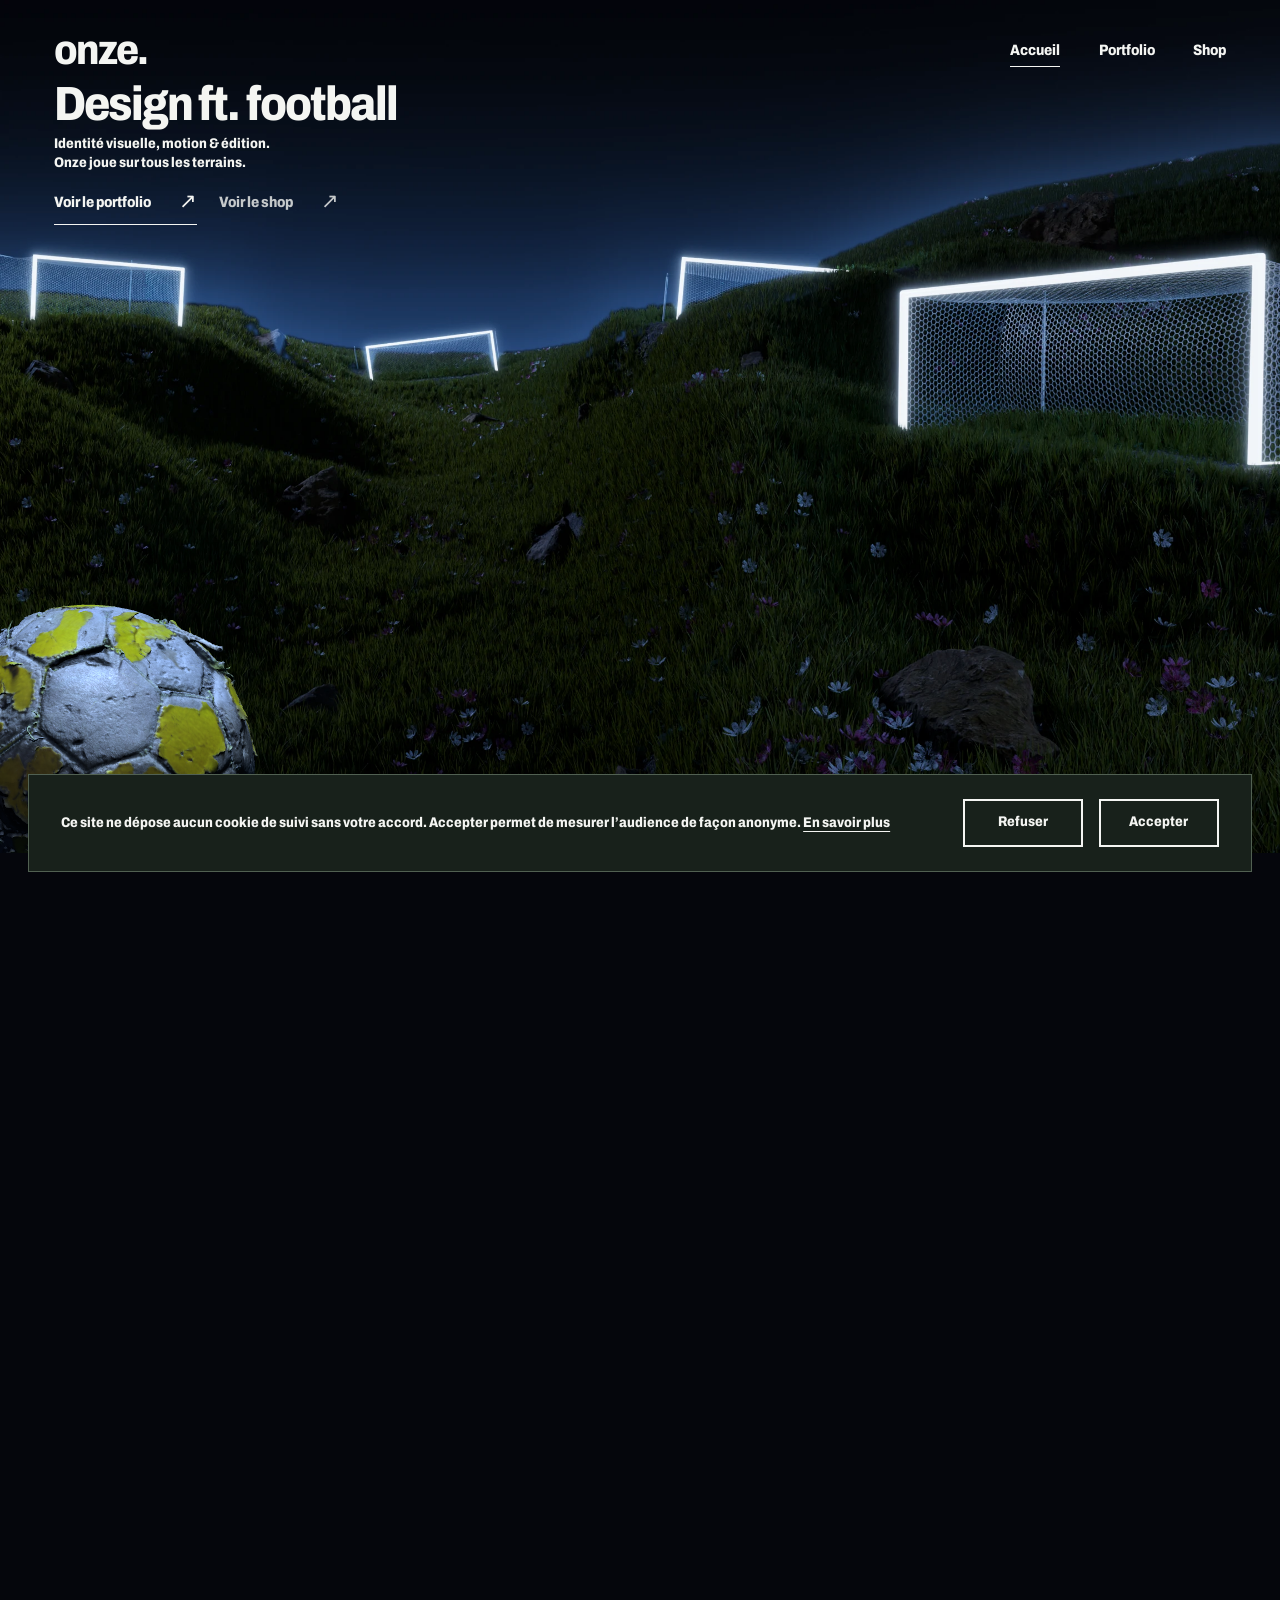
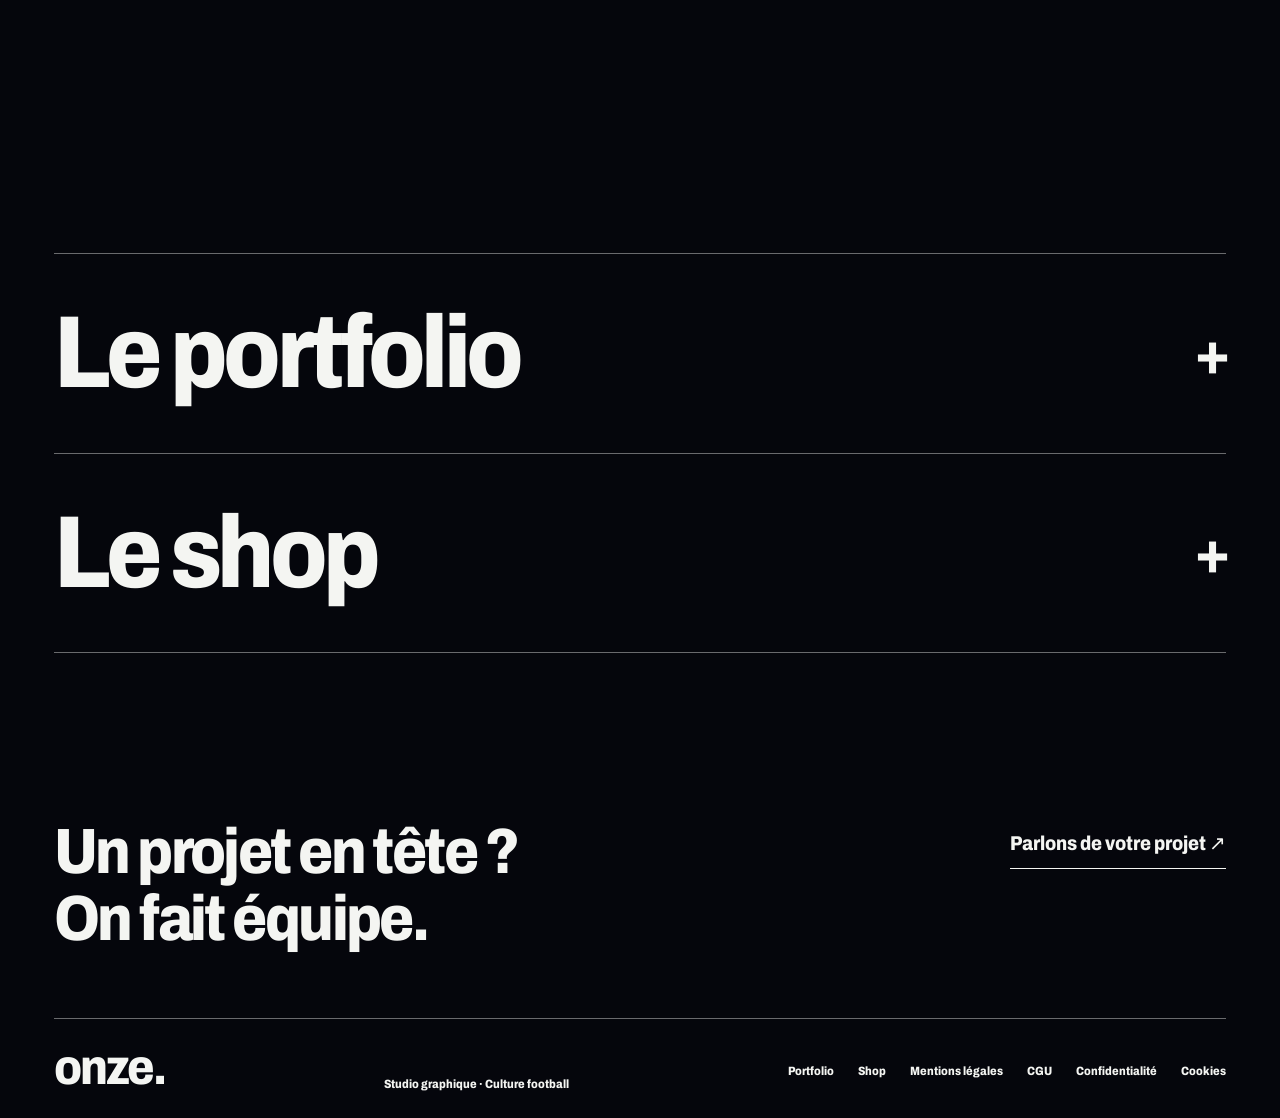
<file: index.html>
<!doctype html><html lang="fr"><head><meta charset="utf-8"><meta name="viewport" content="width=device-width, initial-scale=1"><title>Studio graphique & culture football · Onze</title><meta http-equiv="Content-Security-Policy" content="default-src 'self'; script-src 'self'; style-src 'self' 'unsafe-inline'; img-src 'self' data: blob:; font-src 'self'; connect-src 'self' data: blob:; media-src 'self'; worker-src 'self' blob:; object-src 'none'; base-uri 'self'; form-action 'self'; upgrade-insecure-requests"><meta name="description" content="Onze, studio graphique et culture football. Identité visuelle, motion design et édition. Portfolio et shop."><link rel="canonical" href="https://donovanperard-afk.github.io/onze-site/"><meta property="og:url" content="https://donovanperard-afk.github.io/onze-site/"><meta property="og:type" content="website"><meta property="og:locale" content="fr_FR"><meta property="og:site_name" content="Onze"><meta property="og:title" content="Studio graphique &amp; culture football · Onze"><meta property="og:description" content="Onze, studio graphique et culture football. Identité visuelle, motion design et édition. Portfolio et shop."><meta property="og:image" content="https://donovanperard-afk.github.io/onze-site/assets/og-onze.png"><meta property="og:image:width" content="1200"><meta property="og:image:height" content="630"><meta property="og:image:alt" content="Onze, studio graphique et culture football"><meta name="twitter:card" content="summary_large_image"><meta name="twitter:title" content="Studio graphique &amp; culture football · Onze"><meta name="twitter:description" content="Onze, studio graphique et culture football. Identité visuelle, motion design et édition. Portfolio et shop."><meta name="twitter:image" content="https://donovanperard-afk.github.io/onze-site/assets/og-onze.png"><link rel="icon" href="/assets/favicon.svg" type="image/svg+xml"><link rel="icon" href="/assets/favicon-32.png" sizes="32x32" type="image/png"><link rel="apple-touch-icon" href="/assets/apple-touch-icon.png"><meta name="theme-color" content="#101610"><link rel="preload" href="/assets/archivo.ttf" as="font" type="font/ttf" crossorigin><style>html:not([data-ball3d-state]) .ball,html[data-ball3d-state=ready] .ball{opacity:0!important}</style><link rel="stylesheet" href="/assets/style.css?v=t4"><script src="/assets/consent.js?v=r12" defer></script><script src="/assets/app.js?v=t4" defer></script><!--r12--></head><body class="home"><a class="skip" href="#main">Aller au contenu</a><header class="nav"><a class="wordmark" href="/?v=r13b" aria-label="Onze, accueil">onze.</a><nav class="nav-links" aria-label="Navigation principale"><a href="/?v=r13b" aria-current="page">Accueil</a><a href="/portfolio/?v=r13b" >Portfolio</a><a href="/shop/?v=r13b" >Shop</a></nav></header><main id="main"><section class="hero-track" aria-labelledby="hero-title" data-moment><div class="hero-stage"><img class="landscape" src="/assets/terrain.webp" alt="" width="2304" height="1536" fetchpriority="high"><div class="hero-copy"><h1 id="hero-title">Design ft. football</h1><p>Identité visuelle, motion &amp; édition.<br>Onze joue sur tous les terrains.</p><div class="hero-links"><a class="text-link" href="/portfolio/?v=r13b">Voir le portfolio <span aria-hidden="true">↗</span></a><a class="text-link" href="/shop/?v=r13b">Voir le shop <span aria-hidden="true">↗</span></a></div></div><img class="net-impact" src="/assets/net-impact.webp" alt="" width="128" height="128"><img class="net-contact" src="/assets/net-contact.webp" alt="" width="128" height="128"><div class="ground-shadow" aria-hidden="true"></div><img class="ball" src="/assets/ball.webp" alt="Ballon de football patiné, animé vers la lucarne au défilement" width="900" height="900" fetchpriority="high"><img class="goal-net" src="/assets/goal-frame2.webp" alt="" width="2304" height="1536"><div class="hero-baseline"><div class="scroll-cue"><span class="scroll-line"><i></i></span><span class="scroll-label">Défiler pour jouer</span></div><span>Design × Football</span></div></div></section><section class="home-links" aria-labelledby="terrain-title"><div class="wrap"><h2 id="terrain-title" class="sr-only">Sur le terrain</h2><div class="peek-list">
<div class="peek" data-peek><h3 class="peek-h"><button type="button" class="peek-btn" aria-expanded="false" aria-controls="peek-portfolio"><span>Le portfolio</span><i aria-hidden="true">+</i></button></h3><div class="peek-panel" id="peek-portfolio" hidden><a class="peek-shot" href="/portfolio/?v=r13b" tabindex="-1" aria-hidden="true"><picture><source media="(max-width:640px)" srcset="/assets/peek-portfolio-m.webp?v=p1"><img src="/assets/peek-portfolio.webp?v=p1" alt="" width="1440" height="900" loading="lazy"></picture></a><div class="peek-side"><p>Aperçu de la page portfolio.</p><a class="text-link" href="/portfolio/?v=r13b">Voir la page <span aria-hidden="true">↗</span></a></div></div></div>
<div class="peek" data-peek><h3 class="peek-h"><button type="button" class="peek-btn" aria-expanded="false" aria-controls="peek-shop"><span>Le shop</span><i aria-hidden="true">+</i></button></h3><div class="peek-panel" id="peek-shop" hidden><a class="peek-shot" href="/shop/?v=r13b" tabindex="-1" aria-hidden="true"><picture><source media="(max-width:640px)" srcset="/assets/peek-shop-m.webp?v=p1"><img src="/assets/peek-shop.webp?v=p1" alt="" width="1440" height="900" loading="lazy"></picture></a><div class="peek-side"><p>Aperçu de la page shop.</p><a class="text-link" href="/shop/?v=r13b">Voir la page <span aria-hidden="true">↗</span></a></div></div></div>
</div></div></section></main><footer class="footer"><div class="footer-top"><p class="footer-title">Un projet en tête ?<br>On fait équipe.</p><button class="contact-link" data-contact>Parlons de votre projet ↗</button></div><div class="footer-bottom"><a class="wordmark" href="/?v=r13b" aria-label="Onze, accueil">onze.</a><p>Studio graphique · Culture football</p><nav aria-label="Navigation de pied de page"><a href="/portfolio/?v=r13b">Portfolio</a><a href="/shop/?v=r13b">Shop</a><a href="/mentions-legales/?v=r13b">Mentions légales</a><a href="/cgu/?v=r13b">CGU</a><a href="/confidentialite/?v=r13b">Confidentialité</a><button type="button" class="foot-btn" data-cookie-prefs>Cookies</button></nav></div></footer><dialog class="contact-dialog" aria-labelledby="contact-title"><button class="close-dialog" aria-label="Fermer" data-close>×</button><h2 id="contact-title">Faisons équipe.</h2><p>Pour parler d’un projet, écrivez à <a class="mail" href="mailto:donovan.perard@gmail.com">donovan.perard@gmail.com</a>.</p><a class="text-link" href="/portfolio/?v=r13b">Voir le portfolio <span aria-hidden="true">↗</span></a></dialog></body></html>
</file>
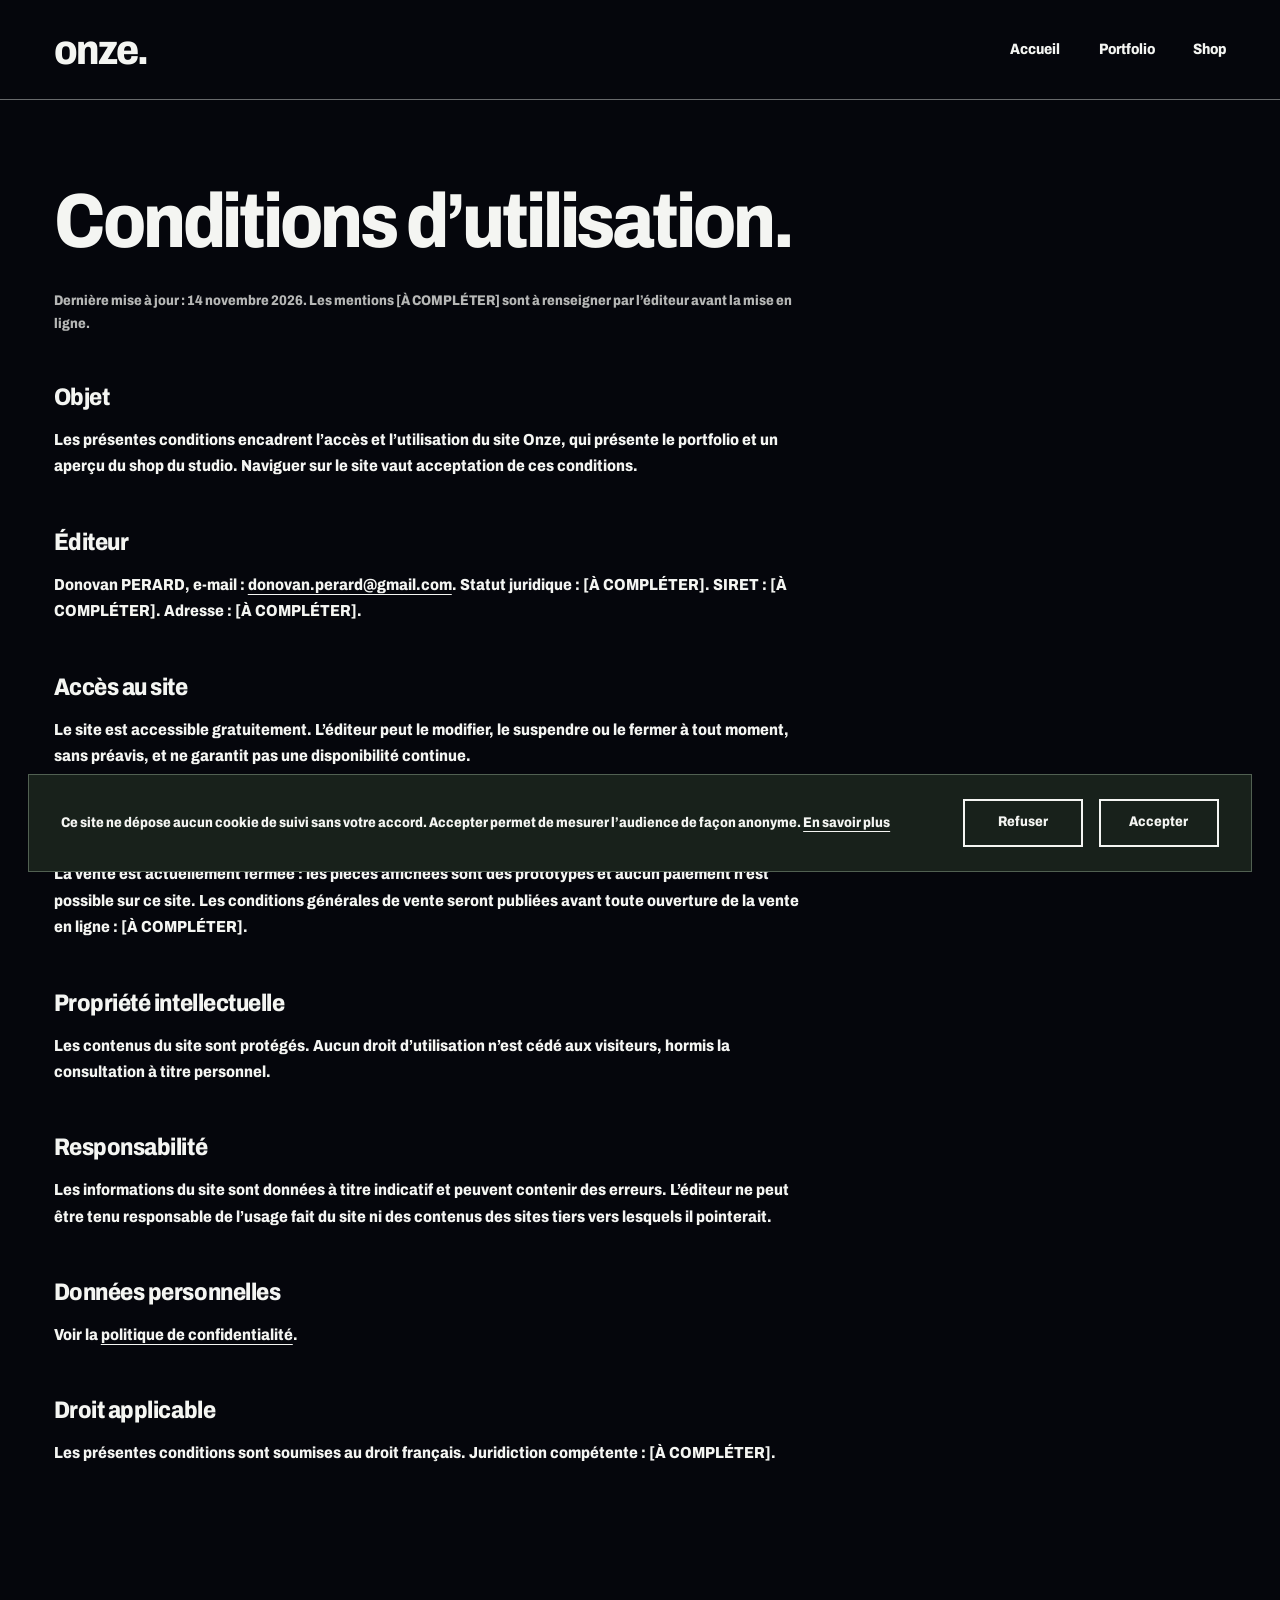
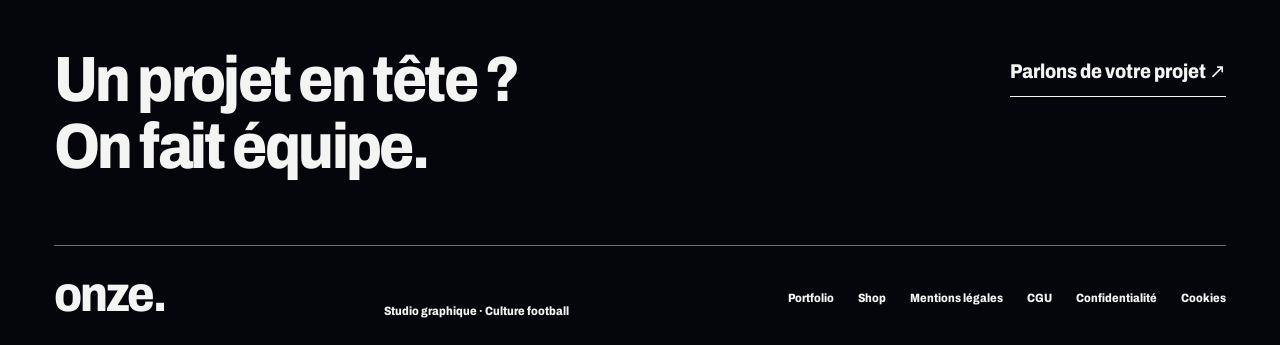
<file: cgu/index.html>
<!doctype html><html lang="fr"><head><meta charset="utf-8"><meta name="viewport" content="width=device-width, initial-scale=1"><title>Conditions d’utilisation · Onze</title><meta http-equiv="Content-Security-Policy" content="default-src 'self'; script-src 'self'; style-src 'self' 'unsafe-inline'; img-src 'self' data: blob:; font-src 'self'; connect-src 'self' data: blob:; media-src 'self'; worker-src 'self' blob:; object-src 'none'; base-uri 'self'; form-action 'self'; upgrade-insecure-requests"><link rel="canonical" href="https://donovanperard-afk.github.io/onze-site/cgu/"><meta property="og:url" content="https://donovanperard-afk.github.io/onze-site/cgu/"><meta property="og:type" content="website"><meta property="og:locale" content="fr_FR"><meta property="og:site_name" content="Onze"><meta property="og:title" content="Conditions d’utilisation · Onze"><meta property="og:description" content="Conditions générales d’utilisation du site Onze."><meta property="og:image" content="https://donovanperard-afk.github.io/onze-site/assets/og-onze.png"><meta property="og:image:width" content="1200"><meta property="og:image:height" content="630"><meta property="og:image:alt" content="Onze, studio graphique et culture football"><meta name="twitter:card" content="summary_large_image"><meta name="twitter:title" content="Conditions d’utilisation · Onze"><meta name="twitter:description" content="Conditions générales d’utilisation du site Onze."><meta name="twitter:image" content="https://donovanperard-afk.github.io/onze-site/assets/og-onze.png"><link rel="icon" href="/assets/favicon.svg" type="image/svg+xml"><link rel="icon" href="/assets/favicon-32.png" sizes="32x32" type="image/png"><link rel="apple-touch-icon" href="/assets/apple-touch-icon.png"><meta name="description" content="Conditions générales d’utilisation du site Onze."><meta name="theme-color" content="#101610"><link rel="preload" href="/assets/archivo.ttf" as="font" type="font/ttf" crossorigin><link rel="stylesheet" href="/assets/style.css?v=t4"><script src="/assets/consent.js?v=r12" defer></script><script src="/assets/app.js?v=r9" defer></script><!--r12--></head><body><a class="skip" href="#main">Aller au contenu</a><header class="nav"><a class="wordmark" href="/?v=r13b" aria-label="Onze, accueil">onze.</a><nav class="nav-links" aria-label="Navigation principale"><a href="/?v=r13b" >Accueil</a><a href="/portfolio/?v=r13b" >Portfolio</a><a href="/shop/?v=r13b" >Shop</a></nav></header><main id="main" class="wrap"><article class="legal"><h1>Conditions d’utilisation.</h1><p class="legal-note">Dernière mise à jour : 14 novembre 2026. Les mentions [À COMPLÉTER] sont à renseigner par l’éditeur avant la mise en ligne.</p>
<h2>Objet</h2><p>Les présentes conditions encadrent l’accès et l’utilisation du site Onze, qui présente le portfolio et un aperçu du shop du studio. Naviguer sur le site vaut acceptation de ces conditions.</p>
<h2>Éditeur</h2><p><strong>Donovan PERARD</strong>, e-mail : <a href="mailto:donovan.perard@gmail.com">donovan.perard@gmail.com</a>. Statut juridique : [À COMPLÉTER]. SIRET : [À COMPLÉTER]. Adresse : [À COMPLÉTER].</p>
<h2>Accès au site</h2><p>Le site est accessible gratuitement. L’éditeur peut le modifier, le suspendre ou le fermer à tout moment, sans préavis, et ne garantit pas une disponibilité continue.</p>
<h2>Shop</h2><p>La vente est actuellement fermée : les pièces affichées sont des prototypes et aucun paiement n’est possible sur ce site. Les conditions générales de vente seront publiées avant toute ouverture de la vente en ligne : [À COMPLÉTER].</p>
<h2>Propriété intellectuelle</h2><p>Les contenus du site sont protégés. Aucun droit d’utilisation n’est cédé aux visiteurs, hormis la consultation à titre personnel.</p>
<h2>Responsabilité</h2><p>Les informations du site sont données à titre indicatif et peuvent contenir des erreurs. L’éditeur ne peut être tenu responsable de l’usage fait du site ni des contenus des sites tiers vers lesquels il pointerait.</p>
<h2>Données personnelles</h2><p>Voir la <a href="/confidentialite/?v=r13b">politique de confidentialité</a>.</p>
<h2>Droit applicable</h2><p>Les présentes conditions sont soumises au droit français. Juridiction compétente : [À COMPLÉTER].</p></article></main><footer class="footer"><div class="footer-top"><p class="footer-title">Un projet en tête ?<br>On fait équipe.</p><button class="contact-link" data-contact>Parlons de votre projet ↗</button></div><div class="footer-bottom"><a class="wordmark" href="/?v=r13b" aria-label="Onze, accueil">onze.</a><p>Studio graphique · Culture football</p><nav aria-label="Navigation de pied de page"><a href="/portfolio/?v=r13b">Portfolio</a><a href="/shop/?v=r13b">Shop</a><a href="/mentions-legales/?v=r13b">Mentions légales</a><a href="/cgu/?v=r13b">CGU</a><a href="/confidentialite/?v=r13b">Confidentialité</a><button type="button" class="foot-btn" data-cookie-prefs>Cookies</button></nav></div></footer><dialog class="contact-dialog" aria-labelledby="contact-title"><button class="close-dialog" aria-label="Fermer" data-close>×</button><h2 id="contact-title">Faisons équipe.</h2><p>Pour parler d’un projet, écrivez à <a class="mail" href="mailto:donovan.perard@gmail.com">donovan.perard@gmail.com</a>.</p><a class="text-link" href="/portfolio/?v=r13b">Voir le portfolio <span aria-hidden="true">↗</span></a></dialog></body></html>
</file>
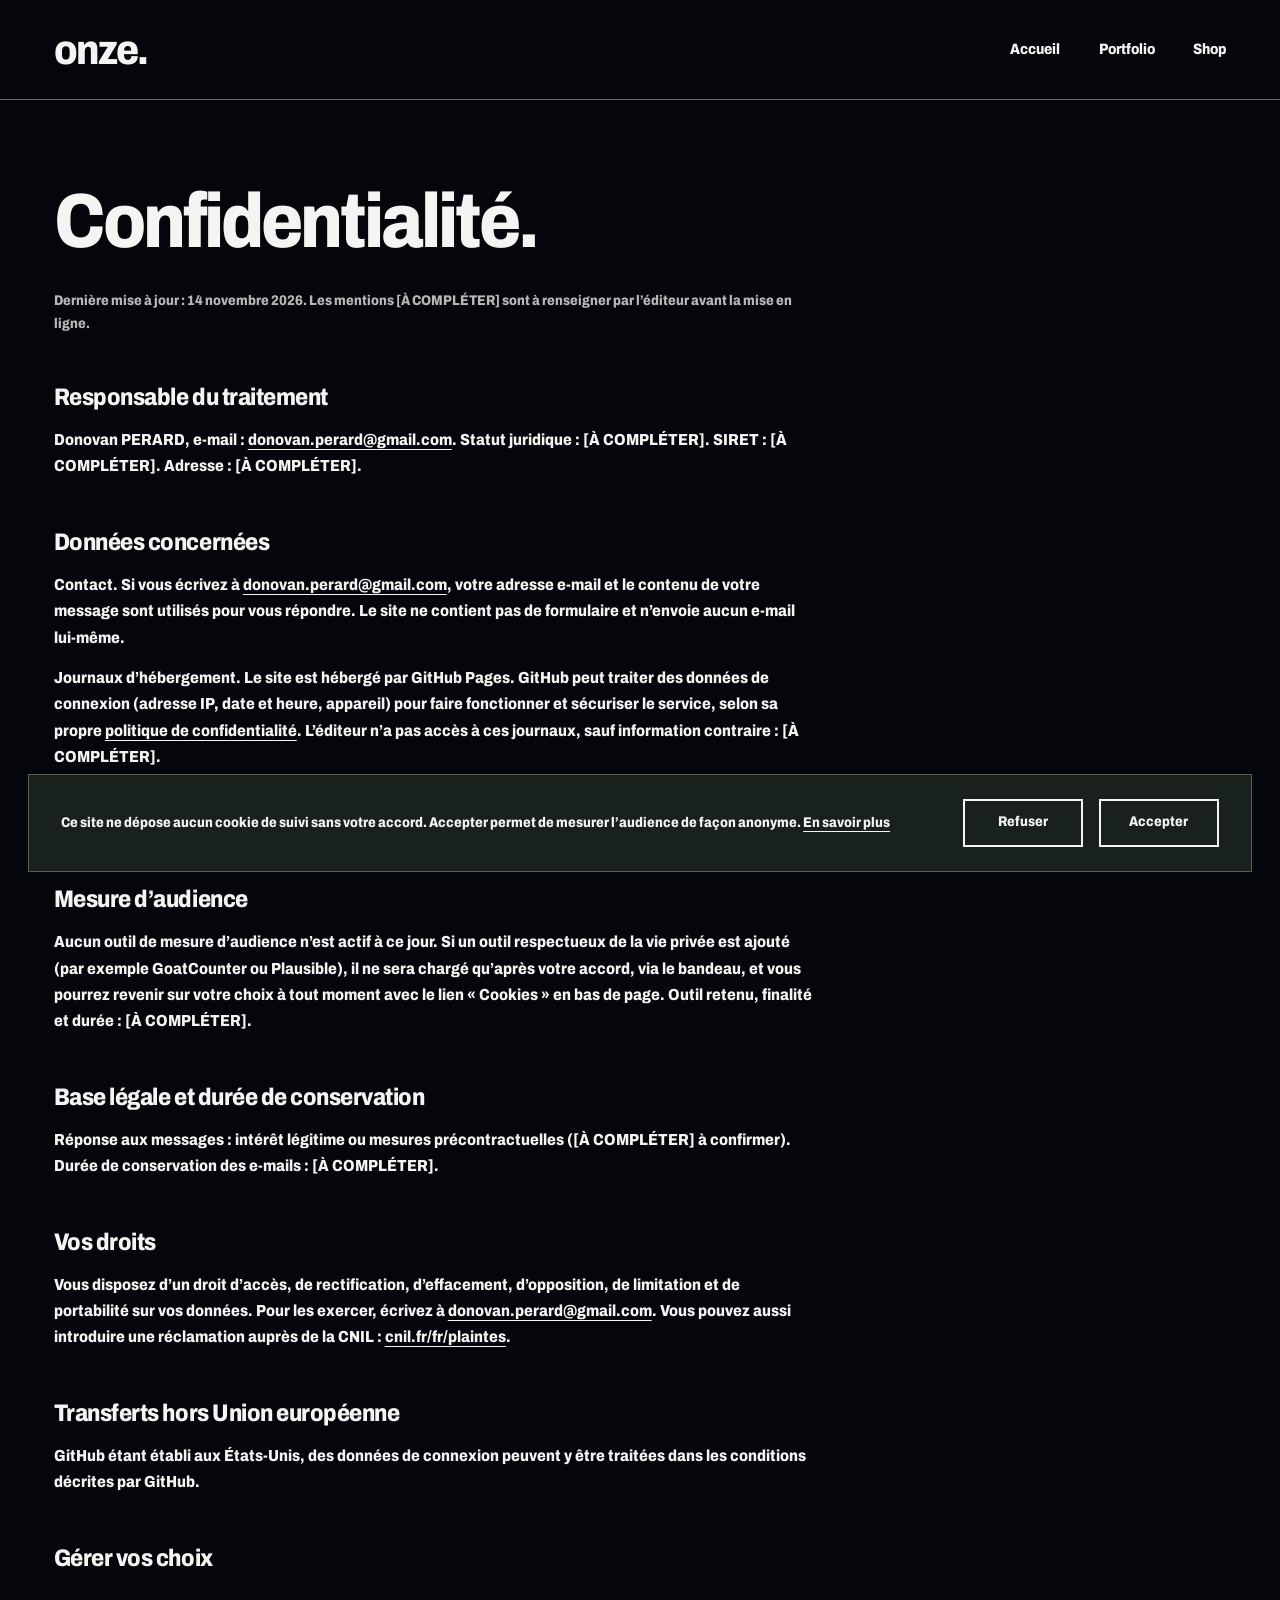
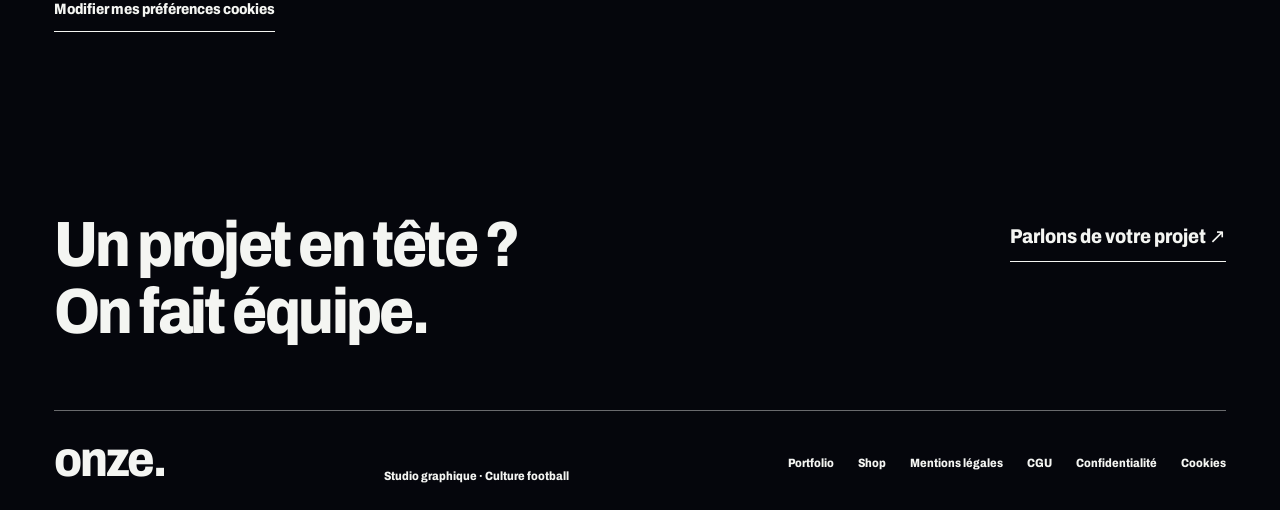
<file: confidentialite/index.html>
<!doctype html><html lang="fr"><head><meta charset="utf-8"><meta name="viewport" content="width=device-width, initial-scale=1"><title>Confidentialité · Onze</title><meta http-equiv="Content-Security-Policy" content="default-src 'self'; script-src 'self'; style-src 'self' 'unsafe-inline'; img-src 'self' data: blob:; font-src 'self'; connect-src 'self' data: blob:; media-src 'self'; worker-src 'self' blob:; object-src 'none'; base-uri 'self'; form-action 'self'; upgrade-insecure-requests"><link rel="canonical" href="https://donovanperard-afk.github.io/onze-site/confidentialite/"><meta property="og:url" content="https://donovanperard-afk.github.io/onze-site/confidentialite/"><meta property="og:type" content="website"><meta property="og:locale" content="fr_FR"><meta property="og:site_name" content="Onze"><meta property="og:title" content="Confidentialité · Onze"><meta property="og:description" content="Politique de confidentialité du site Onze : données, cookies, droits."><meta property="og:image" content="https://donovanperard-afk.github.io/onze-site/assets/og-onze.png"><meta property="og:image:width" content="1200"><meta property="og:image:height" content="630"><meta property="og:image:alt" content="Onze, studio graphique et culture football"><meta name="twitter:card" content="summary_large_image"><meta name="twitter:title" content="Confidentialité · Onze"><meta name="twitter:description" content="Politique de confidentialité du site Onze : données, cookies, droits."><meta name="twitter:image" content="https://donovanperard-afk.github.io/onze-site/assets/og-onze.png"><link rel="icon" href="/assets/favicon.svg" type="image/svg+xml"><link rel="icon" href="/assets/favicon-32.png" sizes="32x32" type="image/png"><link rel="apple-touch-icon" href="/assets/apple-touch-icon.png"><meta name="description" content="Politique de confidentialité du site Onze : données, cookies, droits."><meta name="theme-color" content="#101610"><link rel="preload" href="/assets/archivo.ttf" as="font" type="font/ttf" crossorigin><link rel="stylesheet" href="/assets/style.css?v=t4"><script src="/assets/consent.js?v=r12" defer></script><script src="/assets/app.js?v=r9" defer></script><!--r12--></head><body><a class="skip" href="#main">Aller au contenu</a><header class="nav"><a class="wordmark" href="/?v=r13b" aria-label="Onze, accueil">onze.</a><nav class="nav-links" aria-label="Navigation principale"><a href="/?v=r13b" >Accueil</a><a href="/portfolio/?v=r13b" >Portfolio</a><a href="/shop/?v=r13b" >Shop</a></nav></header><main id="main" class="wrap"><article class="legal"><h1>Confidentialité.</h1><p class="legal-note">Dernière mise à jour : 14 novembre 2026. Les mentions [À COMPLÉTER] sont à renseigner par l’éditeur avant la mise en ligne.</p>
<h2>Responsable du traitement</h2><p><strong>Donovan PERARD</strong>, e-mail : <a href="mailto:donovan.perard@gmail.com">donovan.perard@gmail.com</a>. Statut juridique : [À COMPLÉTER]. SIRET : [À COMPLÉTER]. Adresse : [À COMPLÉTER].</p>
<h2>Données concernées</h2><p><strong>Contact.</strong> Si vous écrivez à <a href="mailto:donovan.perard@gmail.com">donovan.perard@gmail.com</a>, votre adresse e-mail et le contenu de votre message sont utilisés pour vous répondre. Le site ne contient pas de formulaire et n’envoie aucun e-mail lui-même.</p>
<p><strong>Journaux d’hébergement.</strong> Le site est hébergé par GitHub Pages. GitHub peut traiter des données de connexion (adresse IP, date et heure, appareil) pour faire fonctionner et sécuriser le service, selon sa propre <a href="https://docs.github.com/fr/site-policy/privacy-policies/github-general-privacy-statement" rel="noopener">politique de confidentialité</a>. L’éditeur n’a pas accès à ces journaux, sauf information contraire : [À COMPLÉTER].</p>
<p><strong>Stockage local.</strong> Votre choix sur les cookies est enregistré dans le stockage local de votre navigateur (clé « onze-consent »), pour ne pas vous le redemander. Il ne sert qu’à cela.</p>
<h2>Mesure d’audience</h2><p>Aucun outil de mesure d’audience n’est actif à ce jour. Si un outil respectueux de la vie privée est ajouté (par exemple GoatCounter ou Plausible), il ne sera chargé qu’après votre accord, via le bandeau, et vous pourrez revenir sur votre choix à tout moment avec le lien « Cookies » en bas de page. Outil retenu, finalité et durée : [À COMPLÉTER].</p>
<h2>Base légale et durée de conservation</h2><p>Réponse aux messages : intérêt légitime ou mesures précontractuelles ([À COMPLÉTER] à confirmer). Durée de conservation des e-mails : [À COMPLÉTER].</p>
<h2>Vos droits</h2><p>Vous disposez d’un droit d’accès, de rectification, d’effacement, d’opposition, de limitation et de portabilité sur vos données. Pour les exercer, écrivez à <a href="mailto:donovan.perard@gmail.com">donovan.perard@gmail.com</a>. Vous pouvez aussi introduire une réclamation auprès de la CNIL : <a href="https://www.cnil.fr/fr/plaintes" rel="noopener">cnil.fr/fr/plaintes</a>.</p>
<h2>Transferts hors Union européenne</h2><p>GitHub étant établi aux États-Unis, des données de connexion peuvent y être traitées dans les conditions décrites par GitHub.</p>
<h2>Gérer vos choix</h2><p><button type="button" class="text-link" data-cookie-prefs>Modifier mes préférences cookies</button></p></article></main><footer class="footer"><div class="footer-top"><p class="footer-title">Un projet en tête ?<br>On fait équipe.</p><button class="contact-link" data-contact>Parlons de votre projet ↗</button></div><div class="footer-bottom"><a class="wordmark" href="/?v=r13b" aria-label="Onze, accueil">onze.</a><p>Studio graphique · Culture football</p><nav aria-label="Navigation de pied de page"><a href="/portfolio/?v=r13b">Portfolio</a><a href="/shop/?v=r13b">Shop</a><a href="/mentions-legales/?v=r13b">Mentions légales</a><a href="/cgu/?v=r13b">CGU</a><a href="/confidentialite/?v=r13b">Confidentialité</a><button type="button" class="foot-btn" data-cookie-prefs>Cookies</button></nav></div></footer><dialog class="contact-dialog" aria-labelledby="contact-title"><button class="close-dialog" aria-label="Fermer" data-close>×</button><h2 id="contact-title">Faisons équipe.</h2><p>Pour parler d’un projet, écrivez à <a class="mail" href="mailto:donovan.perard@gmail.com">donovan.perard@gmail.com</a>.</p><a class="text-link" href="/portfolio/?v=r13b">Voir le portfolio <span aria-hidden="true">↗</span></a></dialog></body></html>
</file>
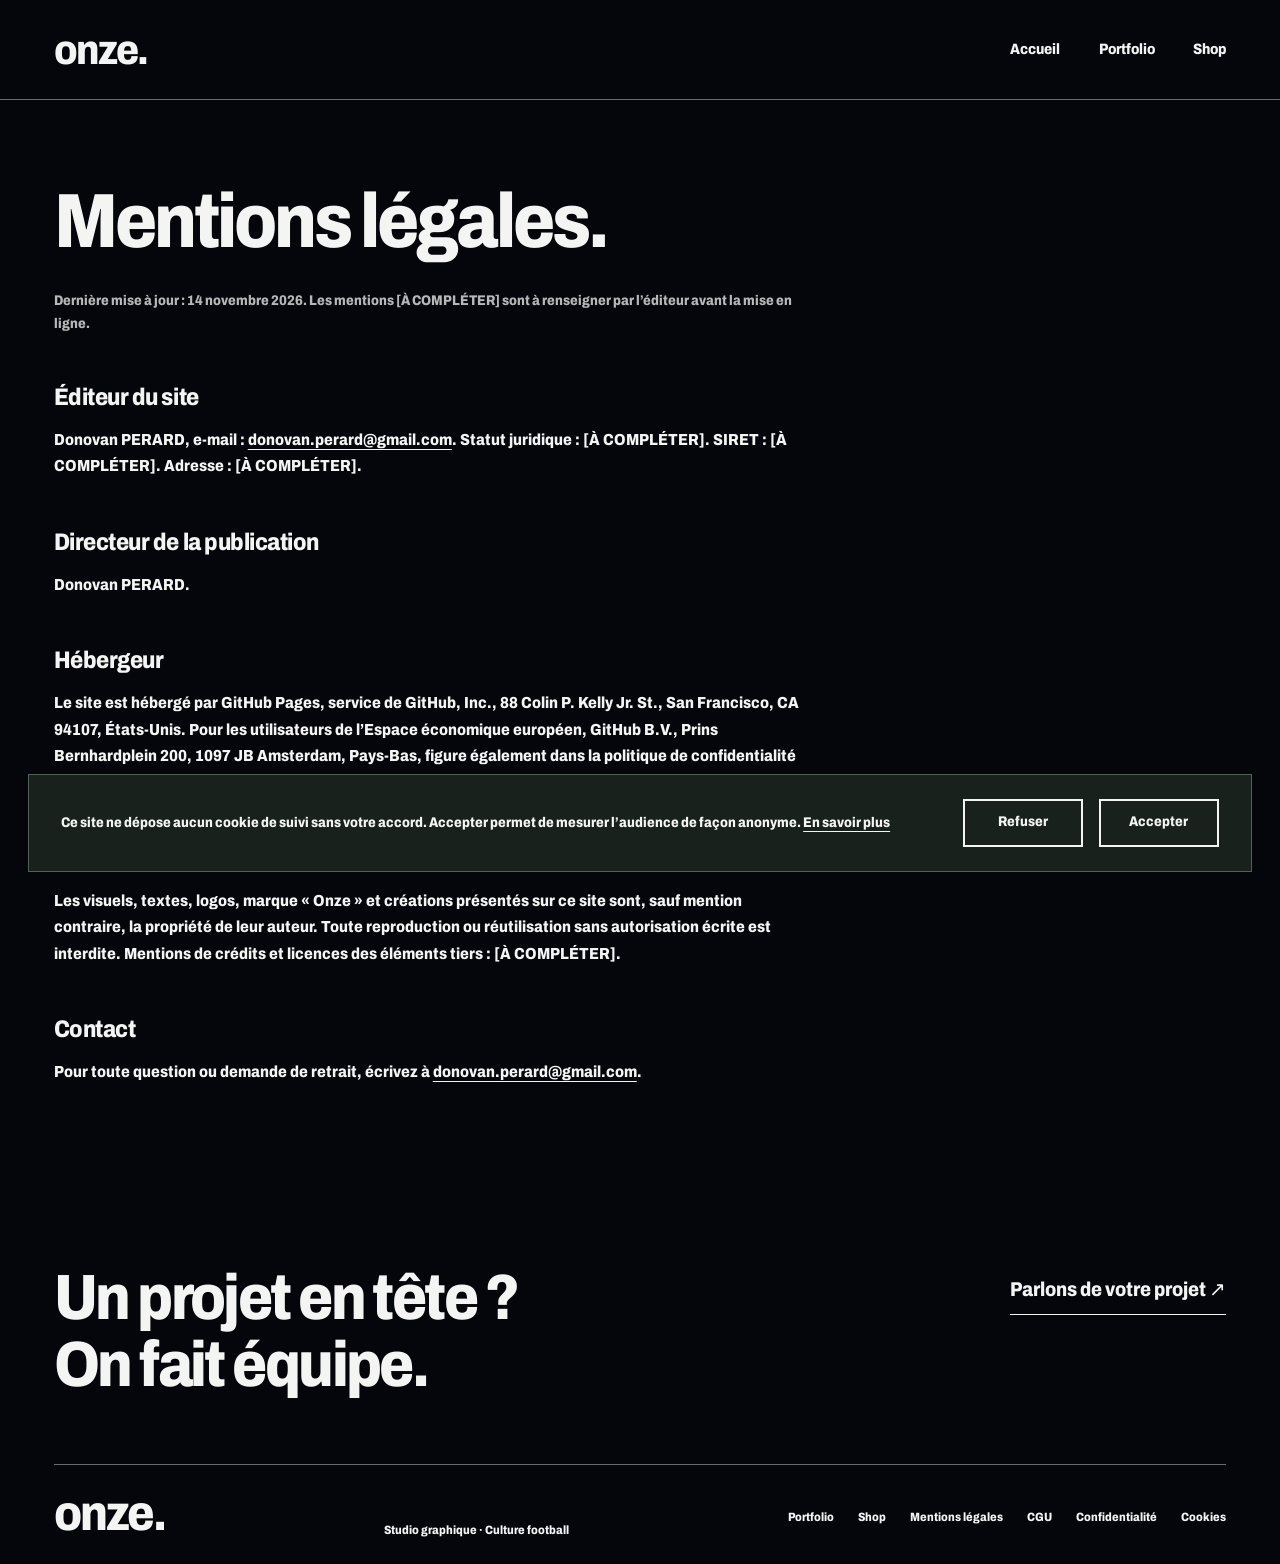
<file: mentions-legales/index.html>
<!doctype html><html lang="fr"><head><meta charset="utf-8"><meta name="viewport" content="width=device-width, initial-scale=1"><title>Mentions légales · Onze</title><meta http-equiv="Content-Security-Policy" content="default-src 'self'; script-src 'self'; style-src 'self' 'unsafe-inline'; img-src 'self' data: blob:; font-src 'self'; connect-src 'self' data: blob:; media-src 'self'; worker-src 'self' blob:; object-src 'none'; base-uri 'self'; form-action 'self'; upgrade-insecure-requests"><link rel="canonical" href="https://donovanperard-afk.github.io/onze-site/mentions-legales/"><meta property="og:url" content="https://donovanperard-afk.github.io/onze-site/mentions-legales/"><meta property="og:type" content="website"><meta property="og:locale" content="fr_FR"><meta property="og:site_name" content="Onze"><meta property="og:title" content="Mentions légales · Onze"><meta property="og:description" content="Mentions légales du site Onze."><meta property="og:image" content="https://donovanperard-afk.github.io/onze-site/assets/og-onze.png"><meta property="og:image:width" content="1200"><meta property="og:image:height" content="630"><meta property="og:image:alt" content="Onze, studio graphique et culture football"><meta name="twitter:card" content="summary_large_image"><meta name="twitter:title" content="Mentions légales · Onze"><meta name="twitter:description" content="Mentions légales du site Onze."><meta name="twitter:image" content="https://donovanperard-afk.github.io/onze-site/assets/og-onze.png"><link rel="icon" href="/assets/favicon.svg" type="image/svg+xml"><link rel="icon" href="/assets/favicon-32.png" sizes="32x32" type="image/png"><link rel="apple-touch-icon" href="/assets/apple-touch-icon.png"><meta name="description" content="Mentions légales du site Onze."><meta name="theme-color" content="#101610"><link rel="preload" href="/assets/archivo.ttf" as="font" type="font/ttf" crossorigin><link rel="stylesheet" href="/assets/style.css?v=t4"><script src="/assets/consent.js?v=r12" defer></script><script src="/assets/app.js?v=r9" defer></script><!--r12--></head><body><a class="skip" href="#main">Aller au contenu</a><header class="nav"><a class="wordmark" href="/?v=r13b" aria-label="Onze, accueil">onze.</a><nav class="nav-links" aria-label="Navigation principale"><a href="/?v=r13b" >Accueil</a><a href="/portfolio/?v=r13b" >Portfolio</a><a href="/shop/?v=r13b" >Shop</a></nav></header><main id="main" class="wrap"><article class="legal"><h1>Mentions légales.</h1><p class="legal-note">Dernière mise à jour : 14 novembre 2026. Les mentions [À COMPLÉTER] sont à renseigner par l’éditeur avant la mise en ligne.</p>
<h2>Éditeur du site</h2><p><strong>Donovan PERARD</strong>, e-mail : <a href="mailto:donovan.perard@gmail.com">donovan.perard@gmail.com</a>. Statut juridique : [À COMPLÉTER]. SIRET : [À COMPLÉTER]. Adresse : [À COMPLÉTER].</p>
<h2>Directeur de la publication</h2><p>Donovan PERARD.</p>
<h2>Hébergeur</h2><p>Le site est hébergé par GitHub Pages, service de GitHub, Inc., 88 Colin P. Kelly Jr. St., San Francisco, CA 94107, États-Unis. Pour les utilisateurs de l’Espace économique européen, GitHub B.V., Prins Bernhardplein 200, 1097 JB Amsterdam, Pays-Bas, figure également dans la politique de confidentialité de GitHub. Site : <a href="https://docs.github.com/fr/pages" rel="noopener">docs.github.com/fr/pages</a>.</p>
<h2>Propriété intellectuelle</h2><p>Les visuels, textes, logos, marque « Onze » et créations présentés sur ce site sont, sauf mention contraire, la propriété de leur auteur. Toute reproduction ou réutilisation sans autorisation écrite est interdite. Mentions de crédits et licences des éléments tiers : [À COMPLÉTER].</p>
<h2>Contact</h2><p>Pour toute question ou demande de retrait, écrivez à <a href="mailto:donovan.perard@gmail.com">donovan.perard@gmail.com</a>.</p></article></main><footer class="footer"><div class="footer-top"><p class="footer-title">Un projet en tête ?<br>On fait équipe.</p><button class="contact-link" data-contact>Parlons de votre projet ↗</button></div><div class="footer-bottom"><a class="wordmark" href="/?v=r13b" aria-label="Onze, accueil">onze.</a><p>Studio graphique · Culture football</p><nav aria-label="Navigation de pied de page"><a href="/portfolio/?v=r13b">Portfolio</a><a href="/shop/?v=r13b">Shop</a><a href="/mentions-legales/?v=r13b">Mentions légales</a><a href="/cgu/?v=r13b">CGU</a><a href="/confidentialite/?v=r13b">Confidentialité</a><button type="button" class="foot-btn" data-cookie-prefs>Cookies</button></nav></div></footer><dialog class="contact-dialog" aria-labelledby="contact-title"><button class="close-dialog" aria-label="Fermer" data-close>×</button><h2 id="contact-title">Faisons équipe.</h2><p>Pour parler d’un projet, écrivez à <a class="mail" href="mailto:donovan.perard@gmail.com">donovan.perard@gmail.com</a>.</p><a class="text-link" href="/portfolio/?v=r13b">Voir le portfolio <span aria-hidden="true">↗</span></a></dialog></body></html>
</file>
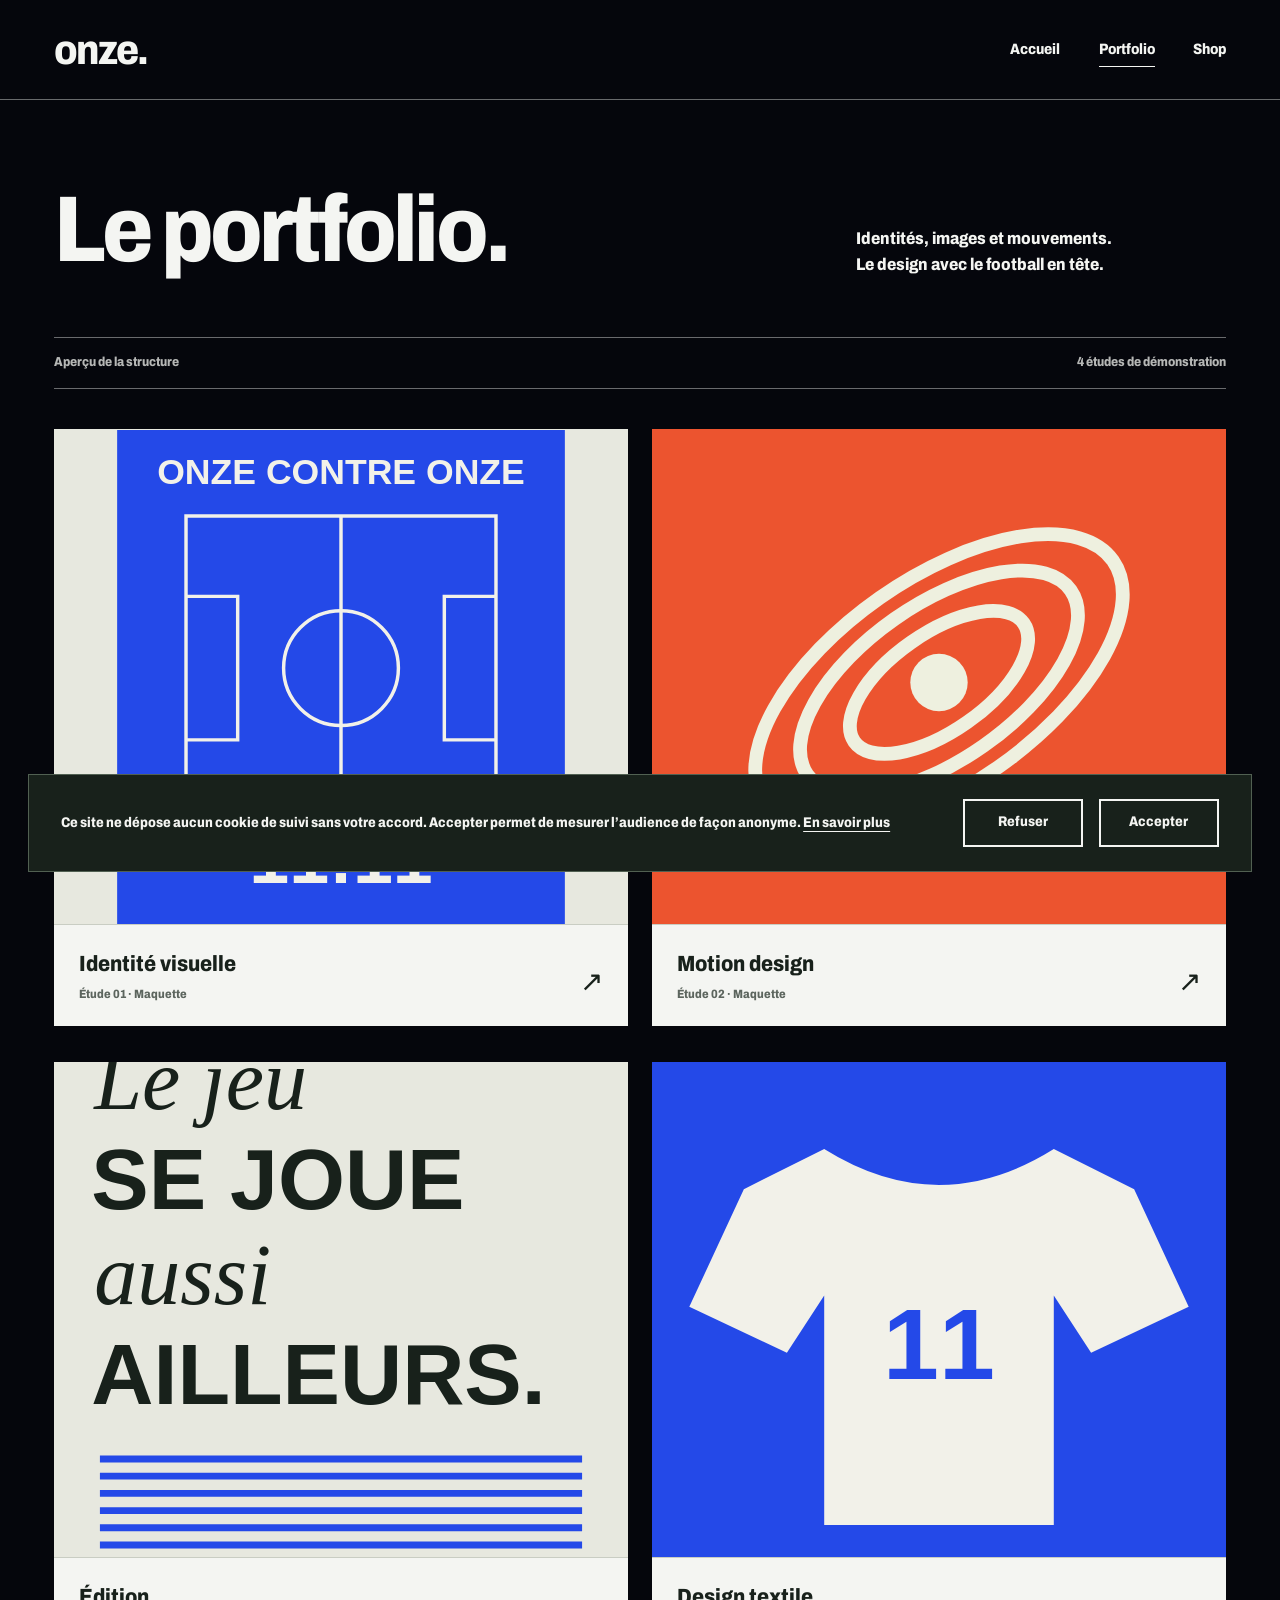
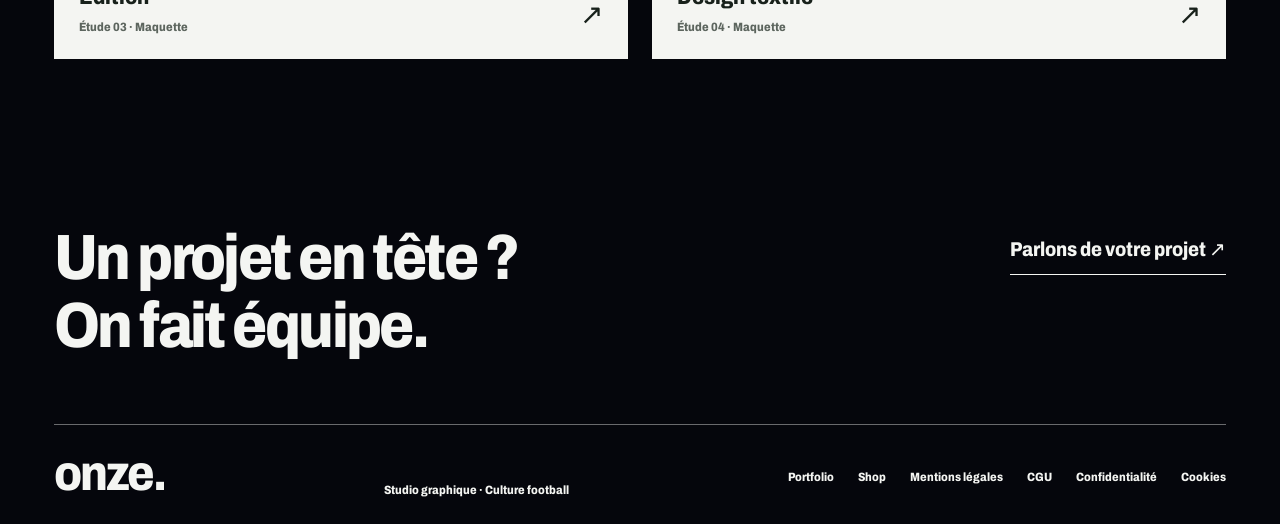
<file: portfolio/index.html>
<!doctype html><html lang="fr"><head><meta charset="utf-8"><meta name="viewport" content="width=device-width, initial-scale=1"><title>Portfolio · Onze</title><meta http-equiv="Content-Security-Policy" content="default-src 'self'; script-src 'self'; style-src 'self' 'unsafe-inline'; img-src 'self' data: blob:; font-src 'self'; connect-src 'self' data: blob:; media-src 'self'; worker-src 'self' blob:; object-src 'none'; base-uri 'self'; form-action 'self'; upgrade-insecure-requests"><meta name="description" content="Le portfolio d’Onze : identités, images et mouvements, le design avec le football en tête."><link rel="canonical" href="https://donovanperard-afk.github.io/onze-site/portfolio/"><meta property="og:url" content="https://donovanperard-afk.github.io/onze-site/portfolio/"><meta property="og:type" content="website"><meta property="og:locale" content="fr_FR"><meta property="og:site_name" content="Onze"><meta property="og:title" content="Portfolio · Onze"><meta property="og:description" content="Le portfolio d’Onze : identités, images et mouvements, le design avec le football en tête."><meta property="og:image" content="https://donovanperard-afk.github.io/onze-site/assets/og-onze.png"><meta property="og:image:width" content="1200"><meta property="og:image:height" content="630"><meta property="og:image:alt" content="Onze, studio graphique et culture football"><meta name="twitter:card" content="summary_large_image"><meta name="twitter:title" content="Portfolio · Onze"><meta name="twitter:description" content="Le portfolio d’Onze : identités, images et mouvements, le design avec le football en tête."><meta name="twitter:image" content="https://donovanperard-afk.github.io/onze-site/assets/og-onze.png"><link rel="icon" href="/assets/favicon.svg" type="image/svg+xml"><link rel="icon" href="/assets/favicon-32.png" sizes="32x32" type="image/png"><link rel="apple-touch-icon" href="/assets/apple-touch-icon.png"><meta name="theme-color" content="#101610"><link rel="preload" href="/assets/archivo.ttf" as="font" type="font/ttf" crossorigin><link rel="stylesheet" href="/assets/style.css?v=t4"><script src="/assets/consent.js?v=r12" defer></script><script src="/assets/app.js?v=r9" defer></script><!--r12--></head><body><a class="skip" href="#main">Aller au contenu</a><header class="nav"><a class="wordmark" href="/?v=r13b" aria-label="Onze, accueil">onze.</a><nav class="nav-links" aria-label="Navigation principale"><a href="/?v=r13b" >Accueil</a><a href="/portfolio/?v=r13b" aria-current="page">Portfolio</a><a href="/shop/?v=r13b" >Shop</a></nav></header><main id="main" class="wrap"><section class="page-intro"><h1>Le portfolio.</h1><p>Identités, images et mouvements.<br>Le design avec le football en tête.</p></section><div class="notice"><span>Aperçu de la structure</span><span>4 études de démonstration</span></div><section class="grid" aria-label="Projets"><a class="project" href="/portfolio/identite/?v=r13b" aria-label="Ouvrir la maquette Identité visuelle"><img src="/assets/project-identity.svg" alt="Étude graphique de démonstration Identité visuelle" width="1000" height="1100" loading="lazy"><div class="project-label"><div><strong>Identité visuelle</strong><small>Étude 01 · Maquette</small></div><span class="arrow" aria-hidden="true">↗</span></div></a><a class="project" href="/portfolio/motion/?v=r13b" aria-label="Ouvrir la maquette Motion design"><img src="/assets/project-motion.svg" alt="Étude graphique de démonstration Motion design" width="1000" height="1100" loading="lazy"><div class="project-label"><div><strong>Motion design</strong><small>Étude 02 · Maquette</small></div><span class="arrow" aria-hidden="true">↗</span></div></a><a class="project" href="/portfolio/edition/?v=r13b" aria-label="Ouvrir la maquette Édition"><img src="/assets/project-edition.svg" alt="Étude graphique de démonstration Édition" width="1000" height="1100" loading="lazy"><div class="project-label"><div><strong>Édition</strong><small>Étude 03 · Maquette</small></div><span class="arrow" aria-hidden="true">↗</span></div></a><a class="project" href="/portfolio/textile/?v=r13b" aria-label="Ouvrir la maquette Design textile"><img src="/assets/project-shirt.svg" alt="Étude graphique de démonstration Design textile" width="1000" height="1100" loading="lazy"><div class="project-label"><div><strong>Design textile</strong><small>Étude 04 · Maquette</small></div><span class="arrow" aria-hidden="true">↗</span></div></a></section></main><footer class="footer"><div class="footer-top"><p class="footer-title">Un projet en tête ?<br>On fait équipe.</p><button class="contact-link" data-contact>Parlons de votre projet ↗</button></div><div class="footer-bottom"><a class="wordmark" href="/?v=r13b" aria-label="Onze, accueil">onze.</a><p>Studio graphique · Culture football</p><nav aria-label="Navigation de pied de page"><a href="/portfolio/?v=r13b">Portfolio</a><a href="/shop/?v=r13b">Shop</a><a href="/mentions-legales/?v=r13b">Mentions légales</a><a href="/cgu/?v=r13b">CGU</a><a href="/confidentialite/?v=r13b">Confidentialité</a><button type="button" class="foot-btn" data-cookie-prefs>Cookies</button></nav></div></footer><dialog class="contact-dialog" aria-labelledby="contact-title"><button class="close-dialog" aria-label="Fermer" data-close>×</button><h2 id="contact-title">Faisons équipe.</h2><p>Pour parler d’un projet, écrivez à <a class="mail" href="mailto:donovan.perard@gmail.com">donovan.perard@gmail.com</a>.</p><a class="text-link" href="/portfolio/?v=r13b">Voir le portfolio <span aria-hidden="true">↗</span></a></dialog></body></html>
</file>
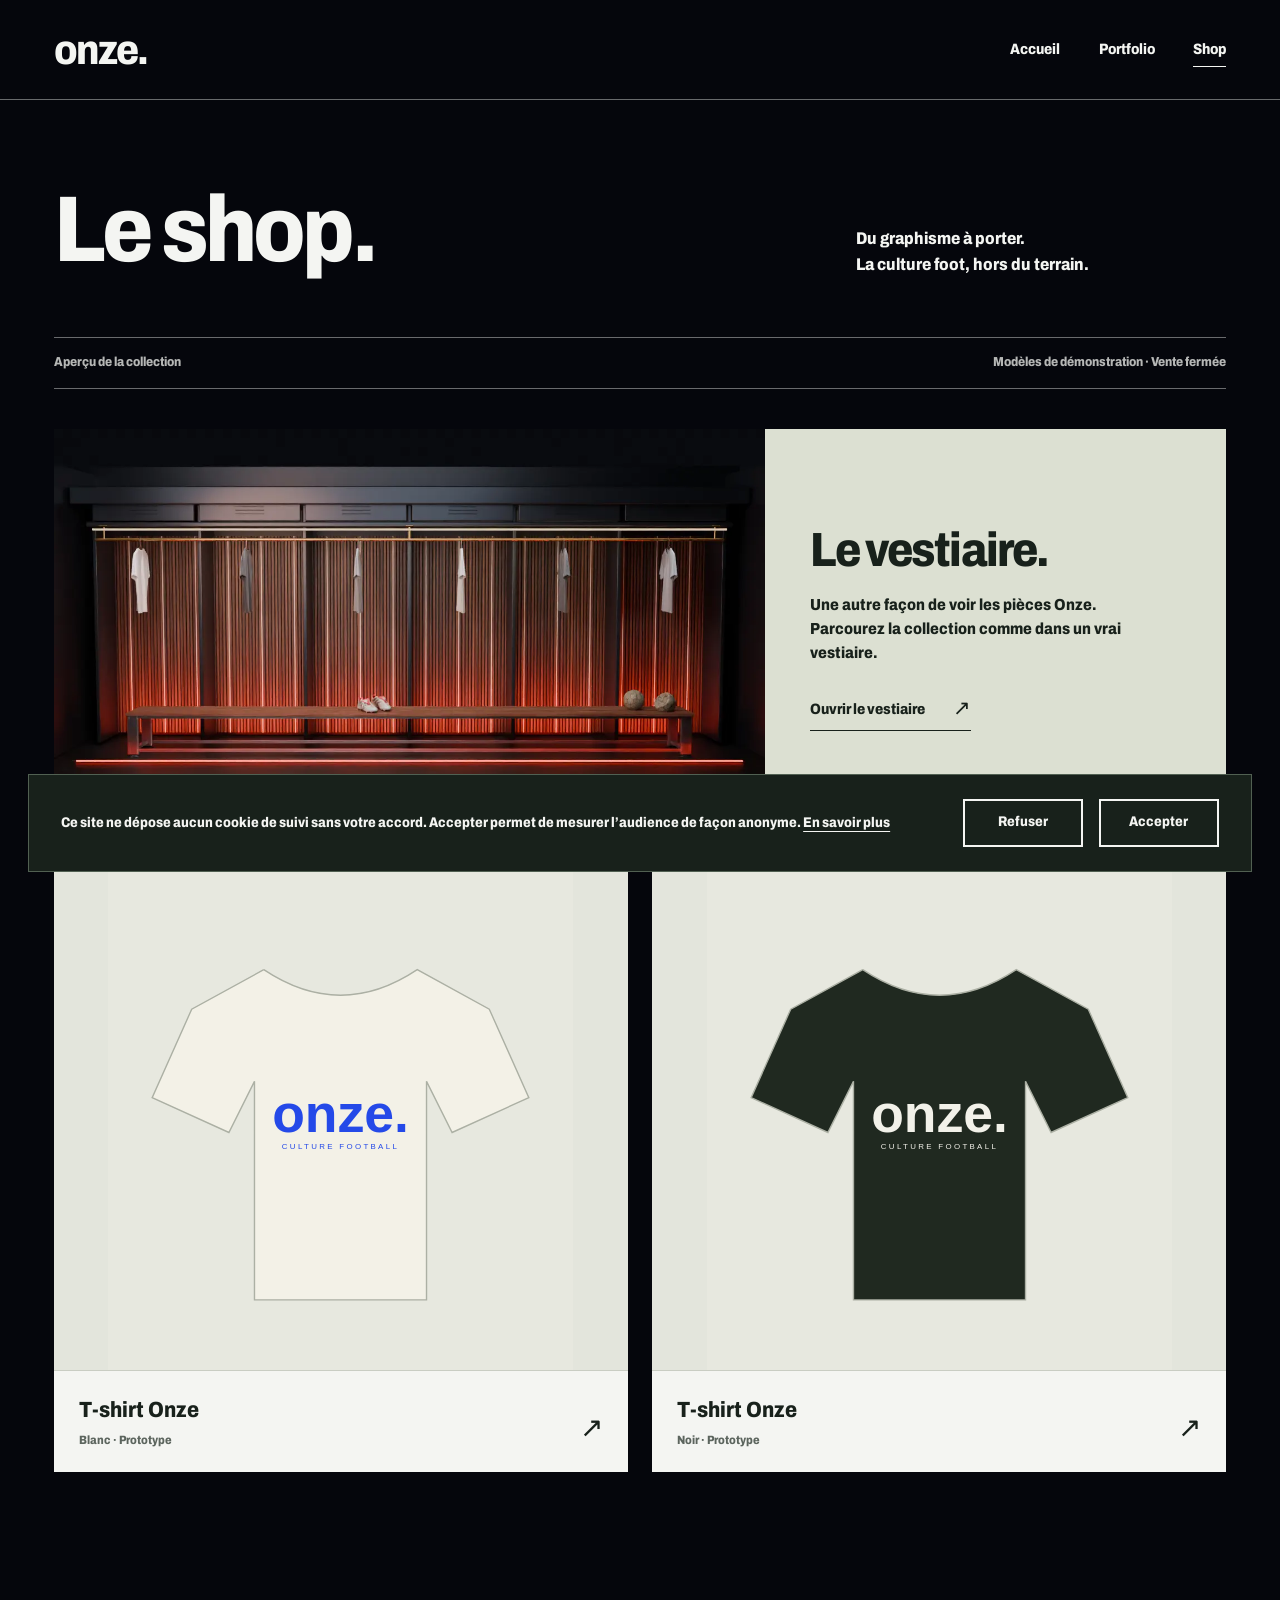
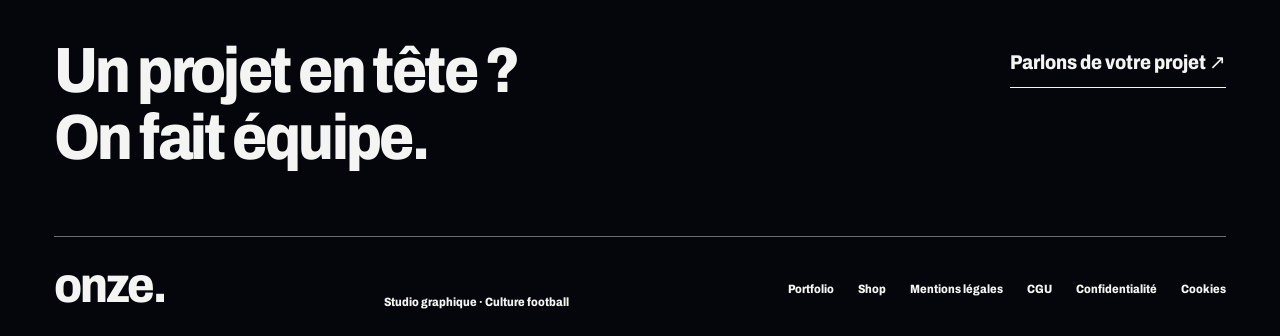
<file: shop/index.html>
<!doctype html><html lang="fr"><head><meta charset="utf-8"><meta name="viewport" content="width=device-width, initial-scale=1"><title>Shop · Onze</title><meta http-equiv="Content-Security-Policy" content="default-src 'self'; script-src 'self'; style-src 'self' 'unsafe-inline'; img-src 'self' data: blob:; font-src 'self'; connect-src 'self' data: blob:; media-src 'self'; worker-src 'self' blob:; object-src 'none'; base-uri 'self'; form-action 'self'; upgrade-insecure-requests"><meta name="description" content="Le shop d’Onze : du graphisme à porter, la culture foot hors du terrain. Aperçu, vente fermée."><link rel="canonical" href="https://donovanperard-afk.github.io/onze-site/shop/"><meta property="og:url" content="https://donovanperard-afk.github.io/onze-site/shop/"><meta property="og:type" content="website"><meta property="og:locale" content="fr_FR"><meta property="og:site_name" content="Onze"><meta property="og:title" content="Shop · Onze"><meta property="og:description" content="Le shop d’Onze : du graphisme à porter, la culture foot hors du terrain. Aperçu, vente fermée."><meta property="og:image" content="https://donovanperard-afk.github.io/onze-site/assets/og-onze.png"><meta property="og:image:width" content="1200"><meta property="og:image:height" content="630"><meta property="og:image:alt" content="Onze, studio graphique et culture football"><meta name="twitter:card" content="summary_large_image"><meta name="twitter:title" content="Shop · Onze"><meta name="twitter:description" content="Le shop d’Onze : du graphisme à porter, la culture foot hors du terrain. Aperçu, vente fermée."><meta name="twitter:image" content="https://donovanperard-afk.github.io/onze-site/assets/og-onze.png"><link rel="icon" href="/assets/favicon.svg" type="image/svg+xml"><link rel="icon" href="/assets/favicon-32.png" sizes="32x32" type="image/png"><link rel="apple-touch-icon" href="/assets/apple-touch-icon.png"><meta name="theme-color" content="#101610"><link rel="preload" href="/assets/archivo.ttf" as="font" type="font/ttf" crossorigin><link rel="stylesheet" href="/assets/style.css?v=t4"><script src="/assets/consent.js?v=r12" defer></script><script src="/assets/app.js?v=r9" defer></script><!--r12--></head><body><a class="skip" href="#main">Aller au contenu</a><header class="nav"><a class="wordmark" href="/?v=r13b" aria-label="Onze, accueil">onze.</a><nav class="nav-links" aria-label="Navigation principale"><a href="/?v=r13b" >Accueil</a><a href="/portfolio/?v=r13b" >Portfolio</a><a href="/shop/?v=r13b" aria-current="page">Shop</a></nav></header><main id="main" class="wrap"><section class="page-intro"><h1>Le shop.</h1><p>Du graphisme à porter.<br>La culture foot, hors du terrain.</p></section><div class="notice"><span>Aperçu de la collection</span><span>Modèles de démonstration · Vente fermée</span></div><section class="shop-feature" aria-label="Le vestiaire"><a class="locker-art" href="/shop/vestiaire/?v=nav4" tabindex="-1" aria-hidden="true" style="padding:0;display:block;min-height:0;aspect-ratio:16/9;background:#05060C"><img src="/assets/vestiaire-poster.webp?v=r14" alt="" width="1280" height="720" style="position:static;width:100%;height:100%;object-fit:cover"></a><div class="feature-copy"><h2>Le vestiaire.</h2><p>Une autre façon de voir les pièces Onze. Parcourez la collection comme dans un vrai vestiaire.</p><a class="text-link" href="/shop/vestiaire/?v=nav4">Ouvrir le vestiaire <span aria-hidden="true">↗</span></a></div></section><section class="grid shop-grid" aria-label="Collection"><a class="project" href="/shop/t-shirt-blanc/?v=r13b"><img src="/assets/tee-blanc.svg" alt="Prototype de t-shirt Onze blanc" width="1000" height="1100" loading="lazy"><div class="project-label"><div><strong>T-shirt Onze</strong><small>Blanc · Prototype</small></div><span class="arrow" aria-hidden="true">↗</span></div></a><a class="project" href="/shop/t-shirt-noir/?v=r13b"><img src="/assets/tee-noir.svg" alt="Prototype de t-shirt Onze noir" width="1000" height="1100" loading="lazy"><div class="project-label"><div><strong>T-shirt Onze</strong><small>Noir · Prototype</small></div><span class="arrow" aria-hidden="true">↗</span></div></a></section></main><footer class="footer"><div class="footer-top"><p class="footer-title">Un projet en tête ?<br>On fait équipe.</p><button class="contact-link" data-contact>Parlons de votre projet ↗</button></div><div class="footer-bottom"><a class="wordmark" href="/?v=r13b" aria-label="Onze, accueil">onze.</a><p>Studio graphique · Culture football</p><nav aria-label="Navigation de pied de page"><a href="/portfolio/?v=r13b">Portfolio</a><a href="/shop/?v=r13b">Shop</a><a href="/mentions-legales/?v=r13b">Mentions légales</a><a href="/cgu/?v=r13b">CGU</a><a href="/confidentialite/?v=r13b">Confidentialité</a><button type="button" class="foot-btn" data-cookie-prefs>Cookies</button></nav></div></footer><dialog class="contact-dialog" aria-labelledby="contact-title"><button class="close-dialog" aria-label="Fermer" data-close>×</button><h2 id="contact-title">Faisons équipe.</h2><p>Pour parler d’un projet, écrivez à <a class="mail" href="mailto:donovan.perard@gmail.com">donovan.perard@gmail.com</a>.</p><a class="text-link" href="/portfolio/?v=r13b">Voir le portfolio <span aria-hidden="true">↗</span></a></dialog></body></html>
</file>
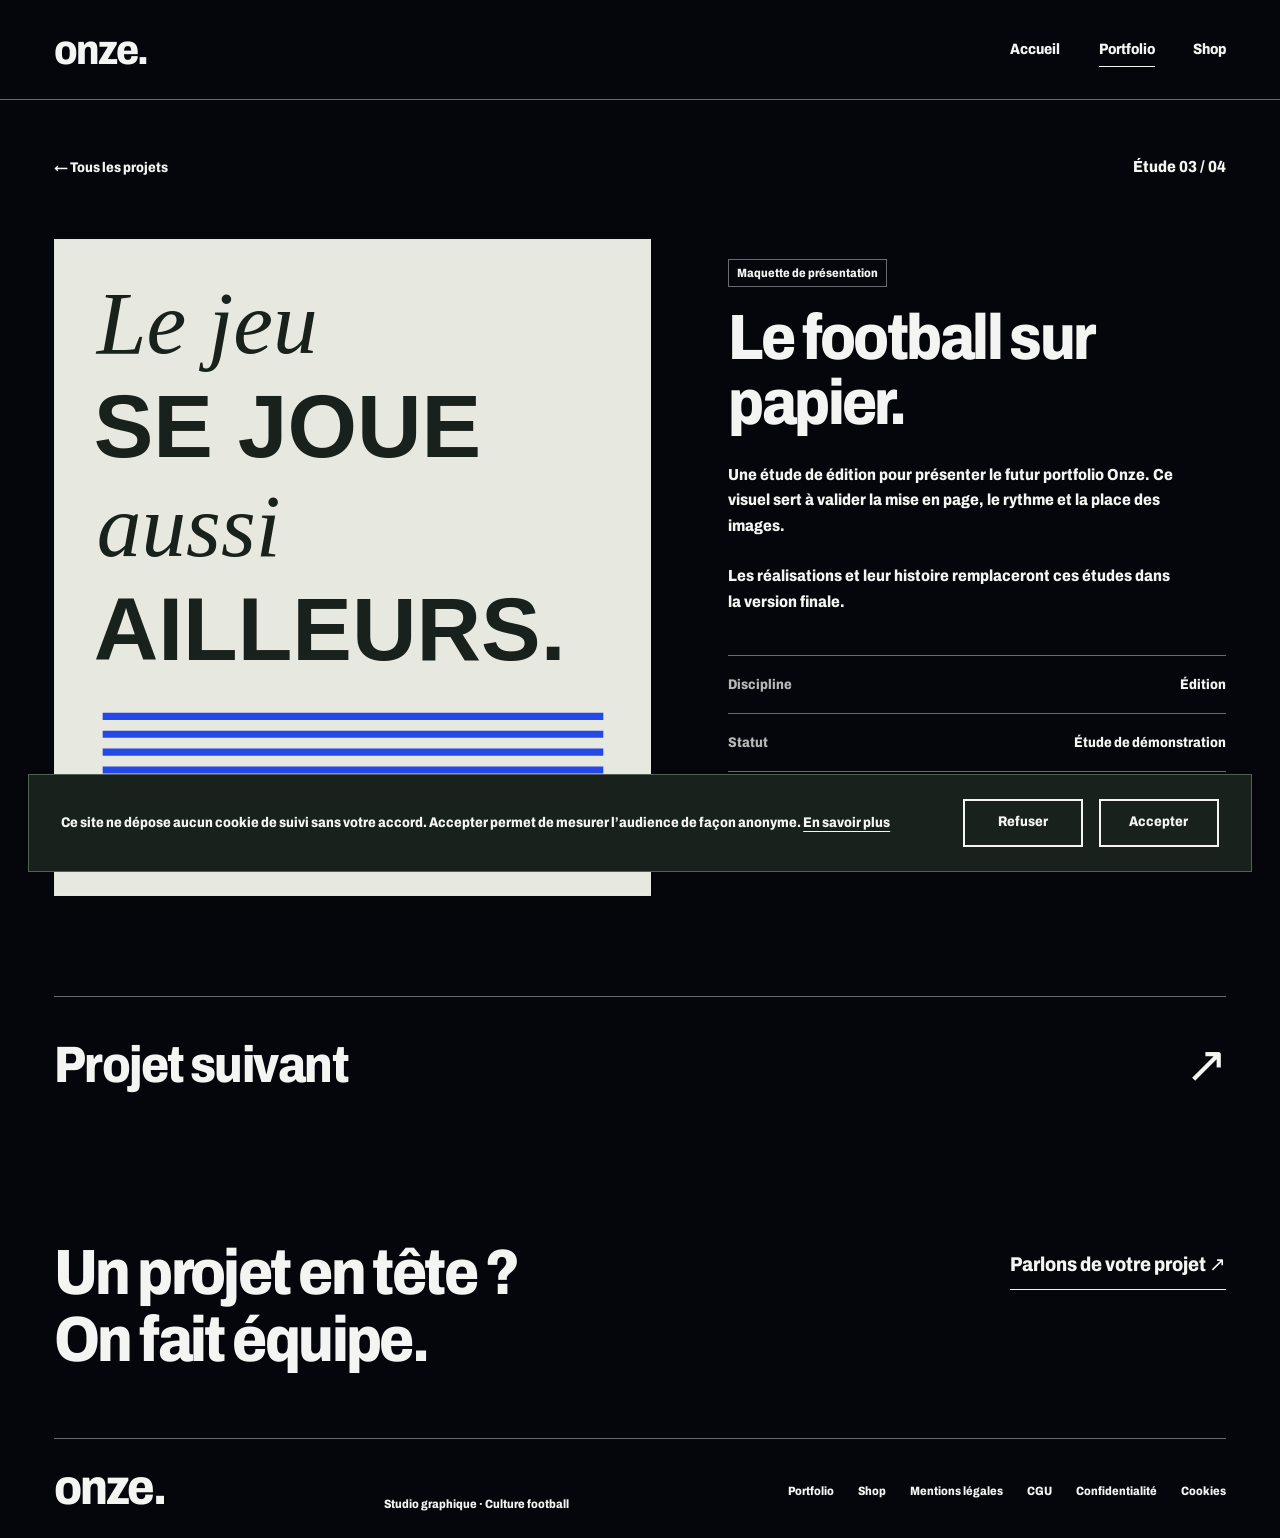
<file: portfolio/edition/index.html>
<!doctype html><html lang="fr"><head><meta charset="utf-8"><meta name="viewport" content="width=device-width, initial-scale=1"><title>Édition · Onze</title><meta http-equiv="Content-Security-Policy" content="default-src 'self'; script-src 'self'; style-src 'self' 'unsafe-inline'; img-src 'self' data: blob:; font-src 'self'; connect-src 'self' data: blob:; media-src 'self'; worker-src 'self' blob:; object-src 'none'; base-uri 'self'; form-action 'self'; upgrade-insecure-requests"><meta name="description" content="Étude Édition du studio Onze, le design avec le football en tête."><link rel="canonical" href="https://donovanperard-afk.github.io/onze-site/portfolio/edition/"><meta property="og:url" content="https://donovanperard-afk.github.io/onze-site/portfolio/edition/"><meta property="og:type" content="website"><meta property="og:locale" content="fr_FR"><meta property="og:site_name" content="Onze"><meta property="og:title" content="Édition · Onze"><meta property="og:description" content="Étude Édition du studio Onze, le design avec le football en tête."><meta property="og:image" content="https://donovanperard-afk.github.io/onze-site/assets/og-onze.png"><meta property="og:image:width" content="1200"><meta property="og:image:height" content="630"><meta property="og:image:alt" content="Onze, studio graphique et culture football"><meta name="twitter:card" content="summary_large_image"><meta name="twitter:title" content="Édition · Onze"><meta name="twitter:description" content="Étude Édition du studio Onze, le design avec le football en tête."><meta name="twitter:image" content="https://donovanperard-afk.github.io/onze-site/assets/og-onze.png"><link rel="icon" href="/assets/favicon.svg" type="image/svg+xml"><link rel="icon" href="/assets/favicon-32.png" sizes="32x32" type="image/png"><link rel="apple-touch-icon" href="/assets/apple-touch-icon.png"><meta name="theme-color" content="#101610"><link rel="preload" href="/assets/archivo.ttf" as="font" type="font/ttf" crossorigin><link rel="stylesheet" href="/assets/style.css?v=t4"><script src="/assets/consent.js?v=r12" defer></script><script src="/assets/app.js?v=r9" defer></script><!--r12--></head><body><a class="skip" href="#main">Aller au contenu</a><header class="nav"><a class="wordmark" href="/?v=r13b" aria-label="Onze, accueil">onze.</a><nav class="nav-links" aria-label="Navigation principale"><a href="/?v=r13b" >Accueil</a><a href="/portfolio/?v=r13b" aria-current="page">Portfolio</a><a href="/shop/?v=r13b" >Shop</a></nav></header><main id="main" class="wrap"><div class="detail-head"><a class="back-link" href="/portfolio/?v=r13b">← Tous les projets</a><span>Étude 03 / 04</span></div><article class="detail-hero"><div class="detail-image"><img src="/assets/project-edition.svg" alt="Maquette graphique Édition" width="1000" height="1100"></div><div class="detail-info"><span class="tag">Maquette de présentation</span><h1>Le football sur papier.</h1><p>Une étude de édition pour présenter le futur portfolio Onze. Ce visuel sert à valider la mise en page, le rythme et la place des images.</p><p>Les réalisations et leur histoire remplaceront ces études dans la version finale.</p><dl><div><dt>Discipline</dt><dd>Édition</dd></div><div><dt>Statut</dt><dd>Étude de démonstration</dd></div><div><dt>Studio</dt><dd>Onze</dd></div></dl></div></article><div class="next-project"><a href="/portfolio/textile/?v=r13b">Projet suivant<span aria-hidden="true">↗</span></a></div></main><footer class="footer"><div class="footer-top"><p class="footer-title">Un projet en tête ?<br>On fait équipe.</p><button class="contact-link" data-contact>Parlons de votre projet ↗</button></div><div class="footer-bottom"><a class="wordmark" href="/?v=r13b" aria-label="Onze, accueil">onze.</a><p>Studio graphique · Culture football</p><nav aria-label="Navigation de pied de page"><a href="/portfolio/?v=r13b">Portfolio</a><a href="/shop/?v=r13b">Shop</a><a href="/mentions-legales/?v=r13b">Mentions légales</a><a href="/cgu/?v=r13b">CGU</a><a href="/confidentialite/?v=r13b">Confidentialité</a><button type="button" class="foot-btn" data-cookie-prefs>Cookies</button></nav></div></footer><dialog class="contact-dialog" aria-labelledby="contact-title"><button class="close-dialog" aria-label="Fermer" data-close>×</button><h2 id="contact-title">Faisons équipe.</h2><p>Pour parler d’un projet, écrivez à <a class="mail" href="mailto:donovan.perard@gmail.com">donovan.perard@gmail.com</a>.</p><a class="text-link" href="/portfolio/?v=r13b">Voir le portfolio <span aria-hidden="true">↗</span></a></dialog></body></html>
</file>
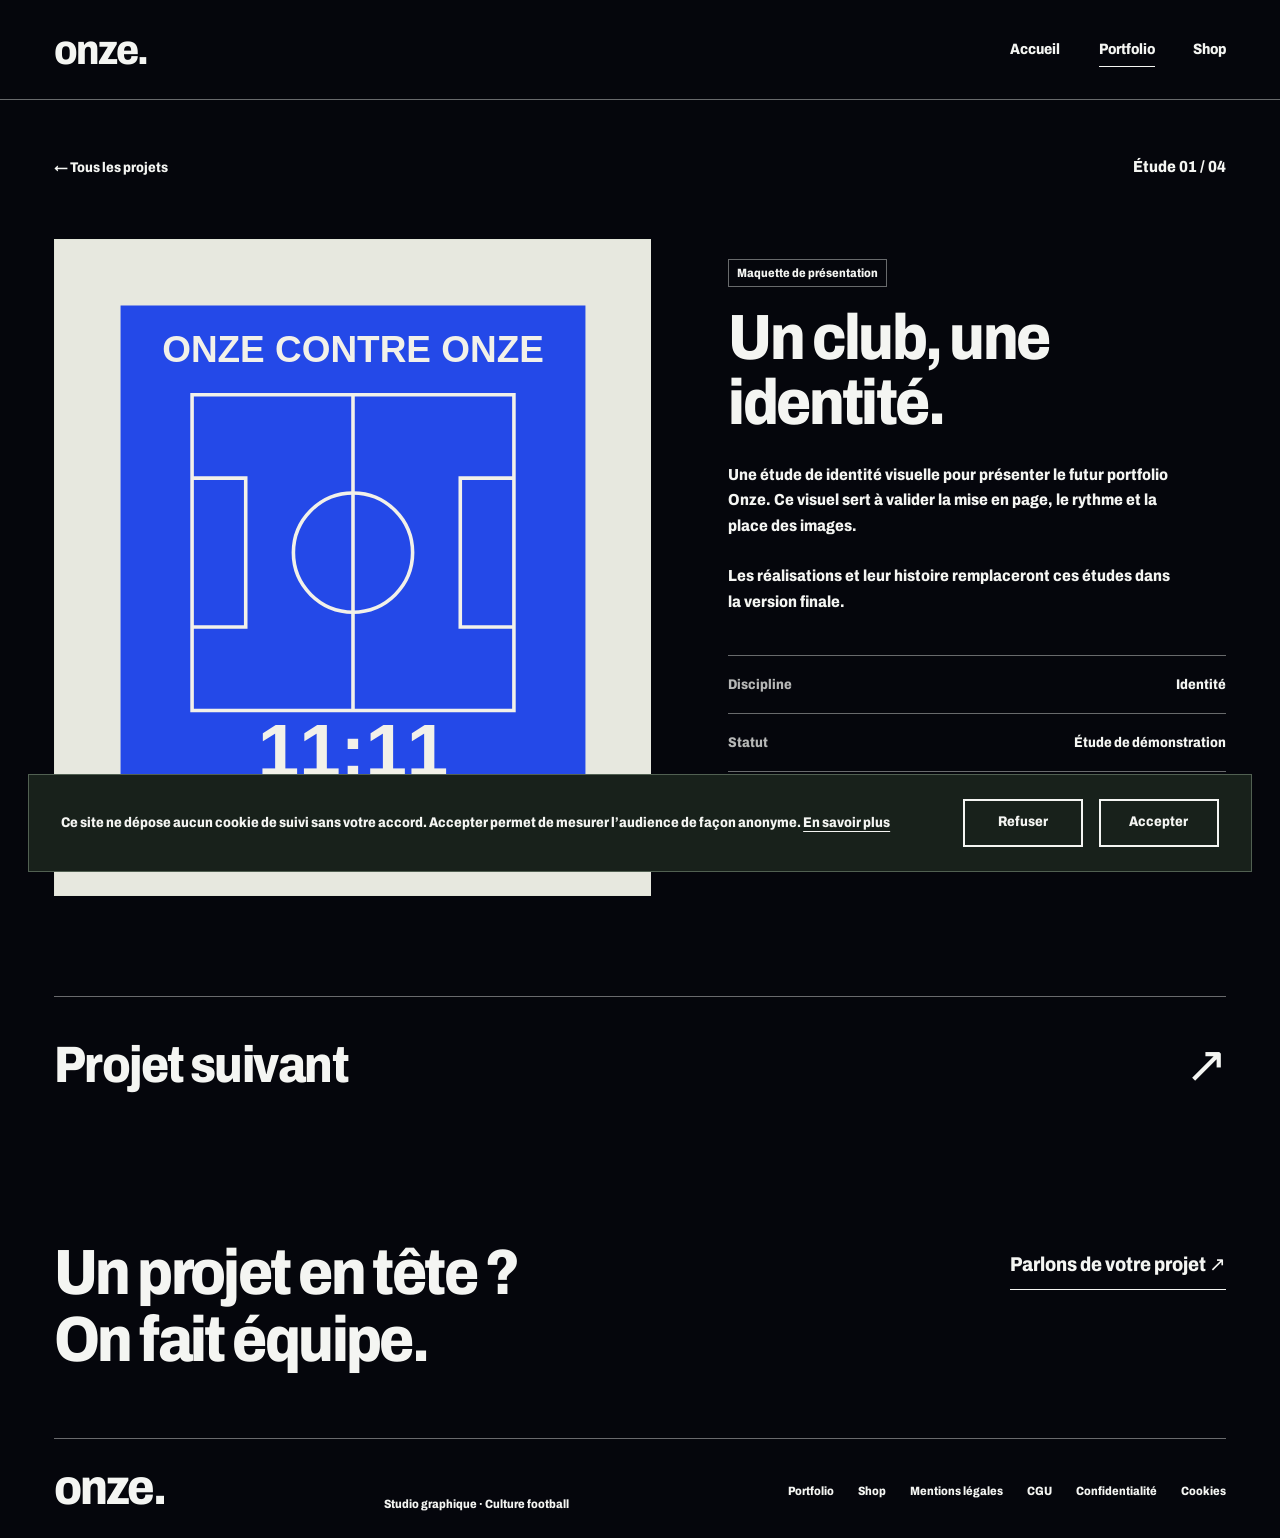
<file: portfolio/identite/index.html>
<!doctype html><html lang="fr"><head><meta charset="utf-8"><meta name="viewport" content="width=device-width, initial-scale=1"><title>Identité visuelle · Onze</title><meta http-equiv="Content-Security-Policy" content="default-src 'self'; script-src 'self'; style-src 'self' 'unsafe-inline'; img-src 'self' data: blob:; font-src 'self'; connect-src 'self' data: blob:; media-src 'self'; worker-src 'self' blob:; object-src 'none'; base-uri 'self'; form-action 'self'; upgrade-insecure-requests"><meta name="description" content="Étude Identité visuelle du studio Onze, le design avec le football en tête."><link rel="canonical" href="https://donovanperard-afk.github.io/onze-site/portfolio/identite/"><meta property="og:url" content="https://donovanperard-afk.github.io/onze-site/portfolio/identite/"><meta property="og:type" content="website"><meta property="og:locale" content="fr_FR"><meta property="og:site_name" content="Onze"><meta property="og:title" content="Identité visuelle · Onze"><meta property="og:description" content="Étude Identité visuelle du studio Onze, le design avec le football en tête."><meta property="og:image" content="https://donovanperard-afk.github.io/onze-site/assets/og-onze.png"><meta property="og:image:width" content="1200"><meta property="og:image:height" content="630"><meta property="og:image:alt" content="Onze, studio graphique et culture football"><meta name="twitter:card" content="summary_large_image"><meta name="twitter:title" content="Identité visuelle · Onze"><meta name="twitter:description" content="Étude Identité visuelle du studio Onze, le design avec le football en tête."><meta name="twitter:image" content="https://donovanperard-afk.github.io/onze-site/assets/og-onze.png"><link rel="icon" href="/assets/favicon.svg" type="image/svg+xml"><link rel="icon" href="/assets/favicon-32.png" sizes="32x32" type="image/png"><link rel="apple-touch-icon" href="/assets/apple-touch-icon.png"><meta name="theme-color" content="#101610"><link rel="preload" href="/assets/archivo.ttf" as="font" type="font/ttf" crossorigin><link rel="stylesheet" href="/assets/style.css?v=t4"><script src="/assets/consent.js?v=r12" defer></script><script src="/assets/app.js?v=r9" defer></script><!--r12--></head><body><a class="skip" href="#main">Aller au contenu</a><header class="nav"><a class="wordmark" href="/?v=r13b" aria-label="Onze, accueil">onze.</a><nav class="nav-links" aria-label="Navigation principale"><a href="/?v=r13b" >Accueil</a><a href="/portfolio/?v=r13b" aria-current="page">Portfolio</a><a href="/shop/?v=r13b" >Shop</a></nav></header><main id="main" class="wrap"><div class="detail-head"><a class="back-link" href="/portfolio/?v=r13b">← Tous les projets</a><span>Étude 01 / 04</span></div><article class="detail-hero"><div class="detail-image"><img src="/assets/project-identity.svg" alt="Maquette graphique Identité visuelle" width="1000" height="1100"></div><div class="detail-info"><span class="tag">Maquette de présentation</span><h1>Un club, une identité.</h1><p>Une étude de identité visuelle pour présenter le futur portfolio Onze. Ce visuel sert à valider la mise en page, le rythme et la place des images.</p><p>Les réalisations et leur histoire remplaceront ces études dans la version finale.</p><dl><div><dt>Discipline</dt><dd>Identité</dd></div><div><dt>Statut</dt><dd>Étude de démonstration</dd></div><div><dt>Studio</dt><dd>Onze</dd></div></dl></div></article><div class="next-project"><a href="/portfolio/motion/?v=r13b">Projet suivant<span aria-hidden="true">↗</span></a></div></main><footer class="footer"><div class="footer-top"><p class="footer-title">Un projet en tête ?<br>On fait équipe.</p><button class="contact-link" data-contact>Parlons de votre projet ↗</button></div><div class="footer-bottom"><a class="wordmark" href="/?v=r13b" aria-label="Onze, accueil">onze.</a><p>Studio graphique · Culture football</p><nav aria-label="Navigation de pied de page"><a href="/portfolio/?v=r13b">Portfolio</a><a href="/shop/?v=r13b">Shop</a><a href="/mentions-legales/?v=r13b">Mentions légales</a><a href="/cgu/?v=r13b">CGU</a><a href="/confidentialite/?v=r13b">Confidentialité</a><button type="button" class="foot-btn" data-cookie-prefs>Cookies</button></nav></div></footer><dialog class="contact-dialog" aria-labelledby="contact-title"><button class="close-dialog" aria-label="Fermer" data-close>×</button><h2 id="contact-title">Faisons équipe.</h2><p>Pour parler d’un projet, écrivez à <a class="mail" href="mailto:donovan.perard@gmail.com">donovan.perard@gmail.com</a>.</p><a class="text-link" href="/portfolio/?v=r13b">Voir le portfolio <span aria-hidden="true">↗</span></a></dialog></body></html>
</file>
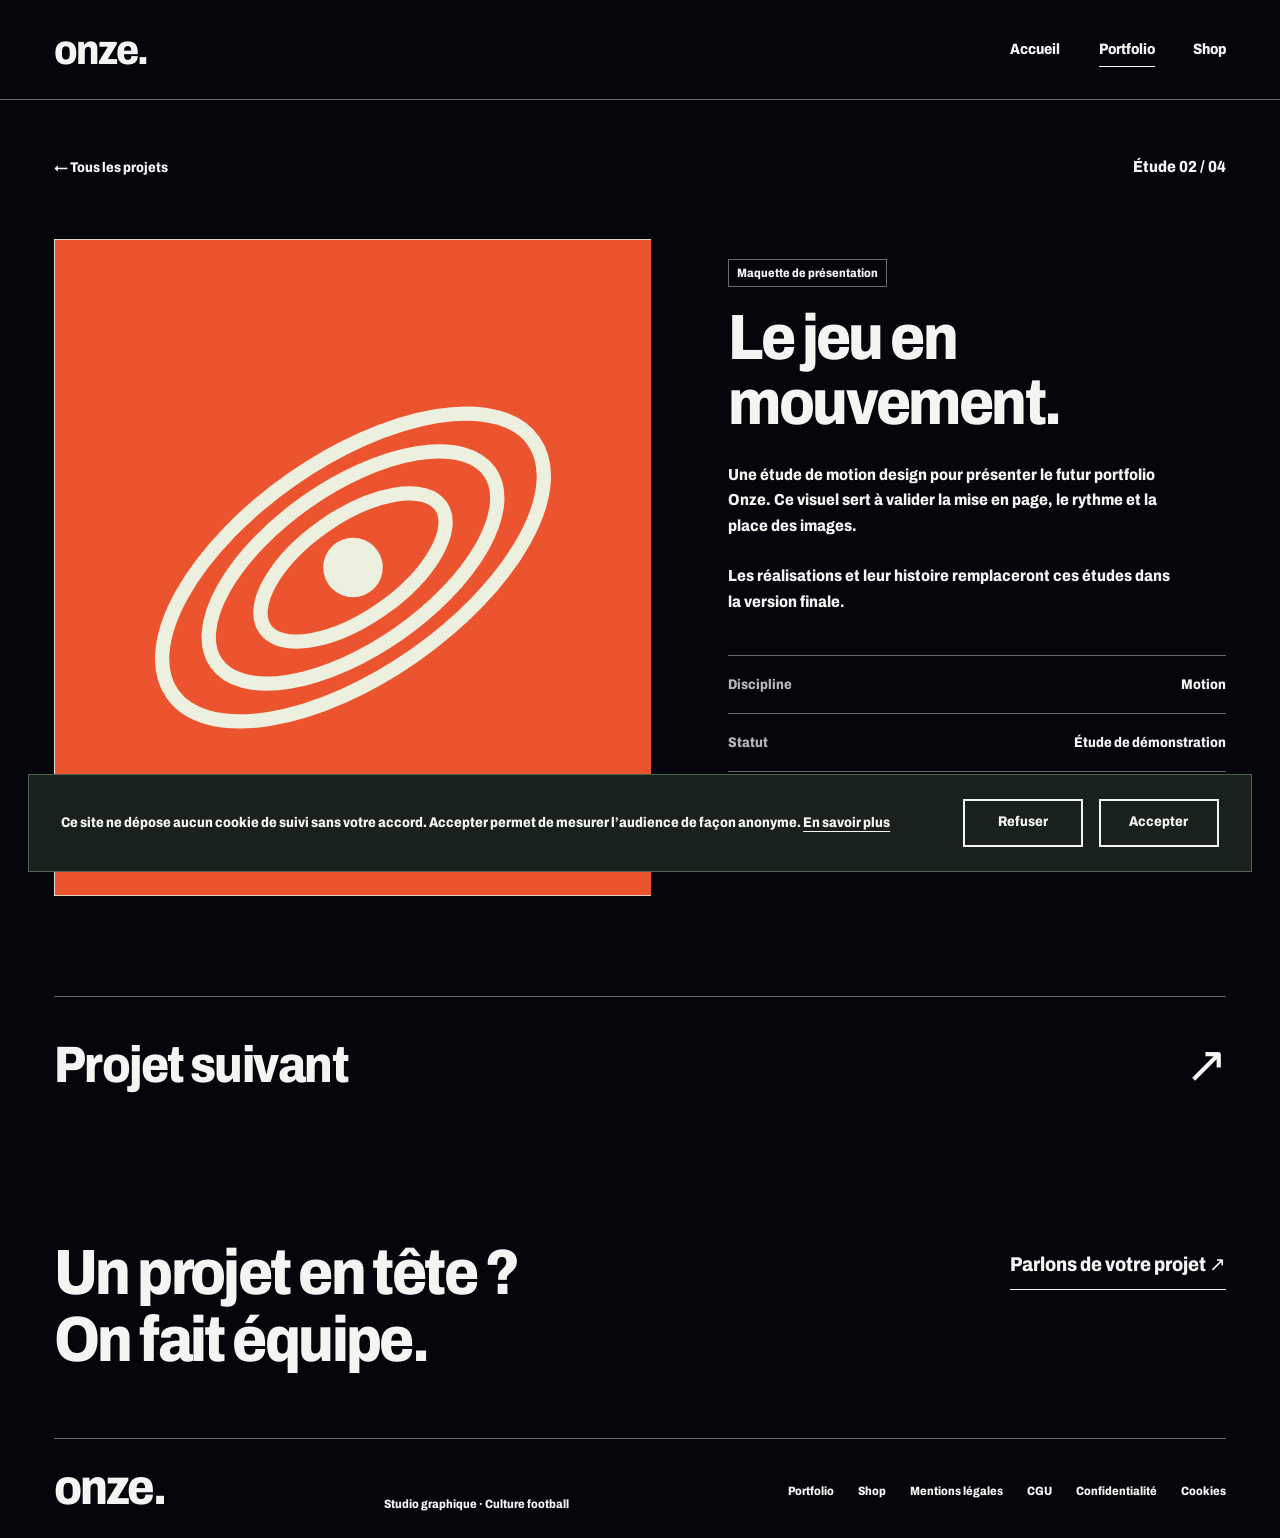
<file: portfolio/motion/index.html>
<!doctype html><html lang="fr"><head><meta charset="utf-8"><meta name="viewport" content="width=device-width, initial-scale=1"><title>Motion design · Onze</title><meta http-equiv="Content-Security-Policy" content="default-src 'self'; script-src 'self'; style-src 'self' 'unsafe-inline'; img-src 'self' data: blob:; font-src 'self'; connect-src 'self' data: blob:; media-src 'self'; worker-src 'self' blob:; object-src 'none'; base-uri 'self'; form-action 'self'; upgrade-insecure-requests"><meta name="description" content="Étude Motion design du studio Onze, le design avec le football en tête."><link rel="canonical" href="https://donovanperard-afk.github.io/onze-site/portfolio/motion/"><meta property="og:url" content="https://donovanperard-afk.github.io/onze-site/portfolio/motion/"><meta property="og:type" content="website"><meta property="og:locale" content="fr_FR"><meta property="og:site_name" content="Onze"><meta property="og:title" content="Motion design · Onze"><meta property="og:description" content="Étude Motion design du studio Onze, le design avec le football en tête."><meta property="og:image" content="https://donovanperard-afk.github.io/onze-site/assets/og-onze.png"><meta property="og:image:width" content="1200"><meta property="og:image:height" content="630"><meta property="og:image:alt" content="Onze, studio graphique et culture football"><meta name="twitter:card" content="summary_large_image"><meta name="twitter:title" content="Motion design · Onze"><meta name="twitter:description" content="Étude Motion design du studio Onze, le design avec le football en tête."><meta name="twitter:image" content="https://donovanperard-afk.github.io/onze-site/assets/og-onze.png"><link rel="icon" href="/assets/favicon.svg" type="image/svg+xml"><link rel="icon" href="/assets/favicon-32.png" sizes="32x32" type="image/png"><link rel="apple-touch-icon" href="/assets/apple-touch-icon.png"><meta name="theme-color" content="#101610"><link rel="preload" href="/assets/archivo.ttf" as="font" type="font/ttf" crossorigin><link rel="stylesheet" href="/assets/style.css?v=t4"><script src="/assets/consent.js?v=r12" defer></script><script src="/assets/app.js?v=r9" defer></script><!--r12--></head><body><a class="skip" href="#main">Aller au contenu</a><header class="nav"><a class="wordmark" href="/?v=r13b" aria-label="Onze, accueil">onze.</a><nav class="nav-links" aria-label="Navigation principale"><a href="/?v=r13b" >Accueil</a><a href="/portfolio/?v=r13b" aria-current="page">Portfolio</a><a href="/shop/?v=r13b" >Shop</a></nav></header><main id="main" class="wrap"><div class="detail-head"><a class="back-link" href="/portfolio/?v=r13b">← Tous les projets</a><span>Étude 02 / 04</span></div><article class="detail-hero"><div class="detail-image"><img src="/assets/project-motion.svg" alt="Maquette graphique Motion design" width="1000" height="1100"></div><div class="detail-info"><span class="tag">Maquette de présentation</span><h1>Le jeu en mouvement.</h1><p>Une étude de motion design pour présenter le futur portfolio Onze. Ce visuel sert à valider la mise en page, le rythme et la place des images.</p><p>Les réalisations et leur histoire remplaceront ces études dans la version finale.</p><dl><div><dt>Discipline</dt><dd>Motion</dd></div><div><dt>Statut</dt><dd>Étude de démonstration</dd></div><div><dt>Studio</dt><dd>Onze</dd></div></dl></div></article><div class="next-project"><a href="/portfolio/edition/?v=r13b">Projet suivant<span aria-hidden="true">↗</span></a></div></main><footer class="footer"><div class="footer-top"><p class="footer-title">Un projet en tête ?<br>On fait équipe.</p><button class="contact-link" data-contact>Parlons de votre projet ↗</button></div><div class="footer-bottom"><a class="wordmark" href="/?v=r13b" aria-label="Onze, accueil">onze.</a><p>Studio graphique · Culture football</p><nav aria-label="Navigation de pied de page"><a href="/portfolio/?v=r13b">Portfolio</a><a href="/shop/?v=r13b">Shop</a><a href="/mentions-legales/?v=r13b">Mentions légales</a><a href="/cgu/?v=r13b">CGU</a><a href="/confidentialite/?v=r13b">Confidentialité</a><button type="button" class="foot-btn" data-cookie-prefs>Cookies</button></nav></div></footer><dialog class="contact-dialog" aria-labelledby="contact-title"><button class="close-dialog" aria-label="Fermer" data-close>×</button><h2 id="contact-title">Faisons équipe.</h2><p>Pour parler d’un projet, écrivez à <a class="mail" href="mailto:donovan.perard@gmail.com">donovan.perard@gmail.com</a>.</p><a class="text-link" href="/portfolio/?v=r13b">Voir le portfolio <span aria-hidden="true">↗</span></a></dialog></body></html>
</file>
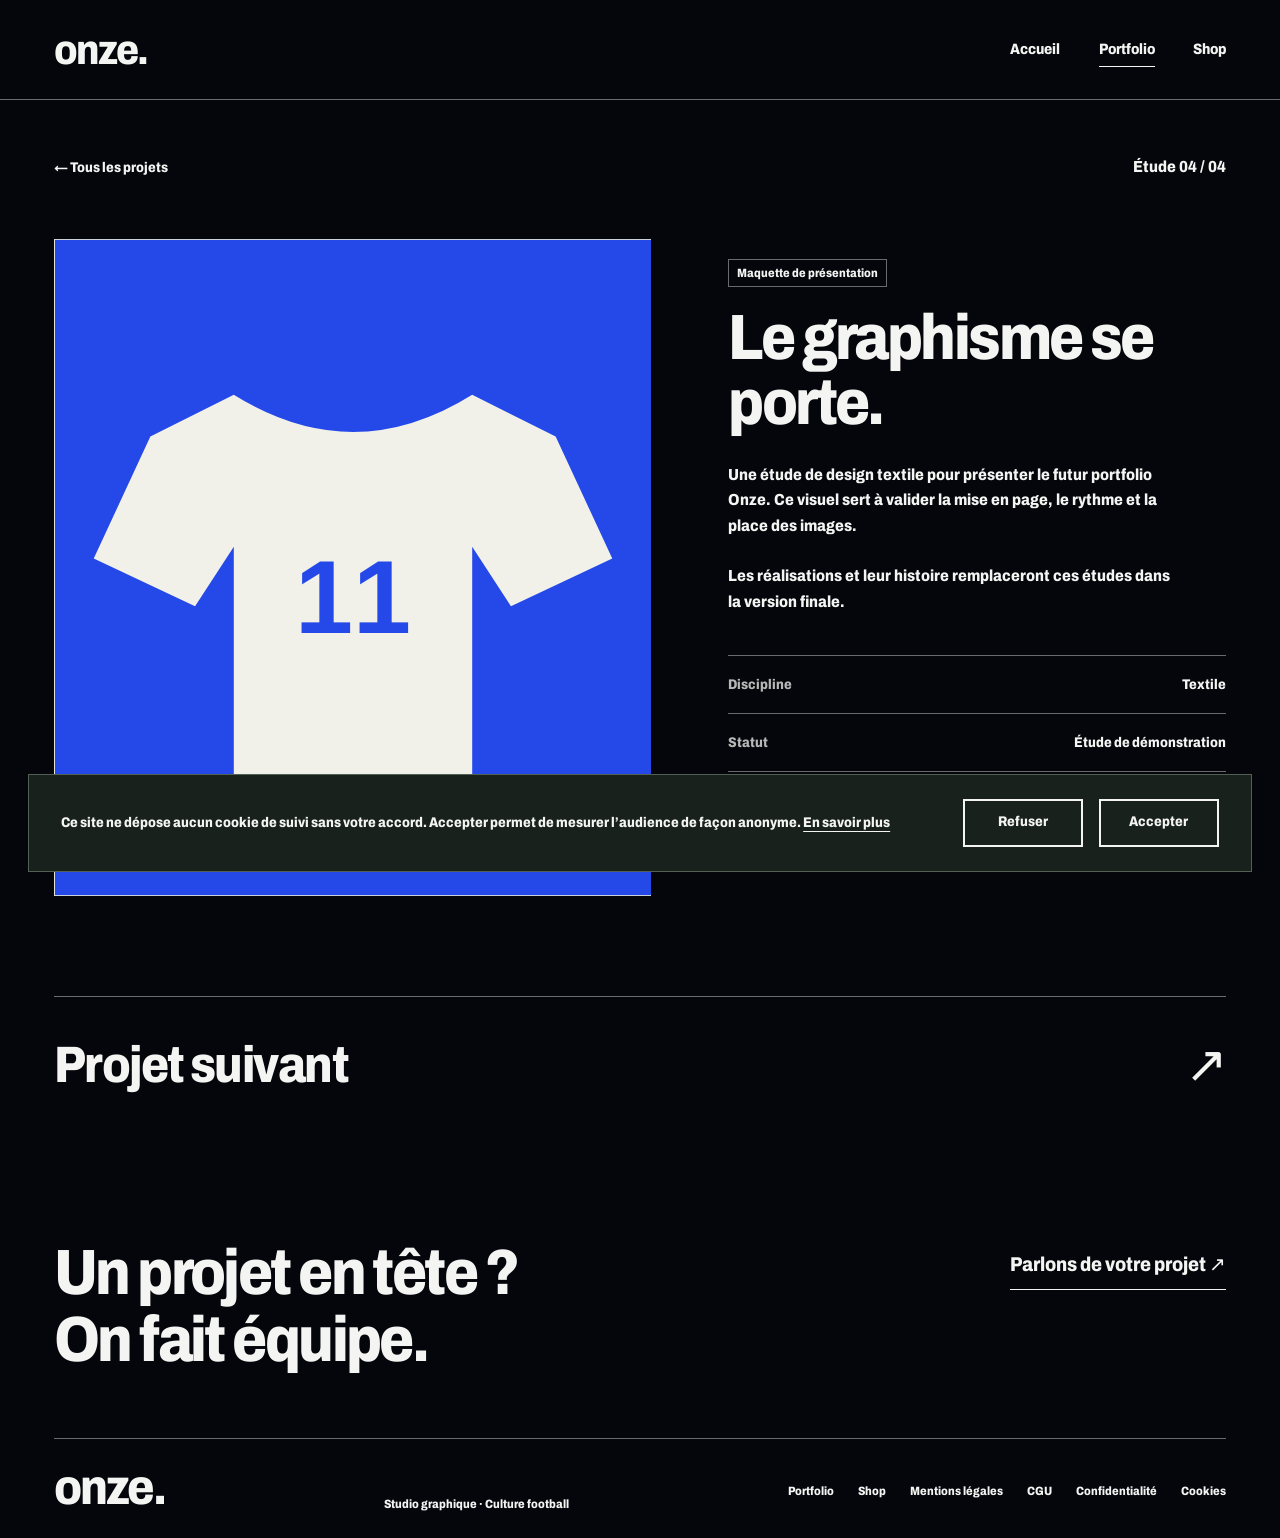
<file: portfolio/textile/index.html>
<!doctype html><html lang="fr"><head><meta charset="utf-8"><meta name="viewport" content="width=device-width, initial-scale=1"><title>Design textile · Onze</title><meta http-equiv="Content-Security-Policy" content="default-src 'self'; script-src 'self'; style-src 'self' 'unsafe-inline'; img-src 'self' data: blob:; font-src 'self'; connect-src 'self' data: blob:; media-src 'self'; worker-src 'self' blob:; object-src 'none'; base-uri 'self'; form-action 'self'; upgrade-insecure-requests"><meta name="description" content="Étude Design textile du studio Onze, le design avec le football en tête."><link rel="canonical" href="https://donovanperard-afk.github.io/onze-site/portfolio/textile/"><meta property="og:url" content="https://donovanperard-afk.github.io/onze-site/portfolio/textile/"><meta property="og:type" content="website"><meta property="og:locale" content="fr_FR"><meta property="og:site_name" content="Onze"><meta property="og:title" content="Design textile · Onze"><meta property="og:description" content="Étude Design textile du studio Onze, le design avec le football en tête."><meta property="og:image" content="https://donovanperard-afk.github.io/onze-site/assets/og-onze.png"><meta property="og:image:width" content="1200"><meta property="og:image:height" content="630"><meta property="og:image:alt" content="Onze, studio graphique et culture football"><meta name="twitter:card" content="summary_large_image"><meta name="twitter:title" content="Design textile · Onze"><meta name="twitter:description" content="Étude Design textile du studio Onze, le design avec le football en tête."><meta name="twitter:image" content="https://donovanperard-afk.github.io/onze-site/assets/og-onze.png"><link rel="icon" href="/assets/favicon.svg" type="image/svg+xml"><link rel="icon" href="/assets/favicon-32.png" sizes="32x32" type="image/png"><link rel="apple-touch-icon" href="/assets/apple-touch-icon.png"><meta name="theme-color" content="#101610"><link rel="preload" href="/assets/archivo.ttf" as="font" type="font/ttf" crossorigin><link rel="stylesheet" href="/assets/style.css?v=t4"><script src="/assets/consent.js?v=r12" defer></script><script src="/assets/app.js?v=r9" defer></script><!--r12--></head><body><a class="skip" href="#main">Aller au contenu</a><header class="nav"><a class="wordmark" href="/?v=r13b" aria-label="Onze, accueil">onze.</a><nav class="nav-links" aria-label="Navigation principale"><a href="/?v=r13b" >Accueil</a><a href="/portfolio/?v=r13b" aria-current="page">Portfolio</a><a href="/shop/?v=r13b" >Shop</a></nav></header><main id="main" class="wrap"><div class="detail-head"><a class="back-link" href="/portfolio/?v=r13b">← Tous les projets</a><span>Étude 04 / 04</span></div><article class="detail-hero"><div class="detail-image"><img src="/assets/project-shirt.svg" alt="Maquette graphique Design textile" width="1000" height="1100"></div><div class="detail-info"><span class="tag">Maquette de présentation</span><h1>Le graphisme se porte.</h1><p>Une étude de design textile pour présenter le futur portfolio Onze. Ce visuel sert à valider la mise en page, le rythme et la place des images.</p><p>Les réalisations et leur histoire remplaceront ces études dans la version finale.</p><dl><div><dt>Discipline</dt><dd>Textile</dd></div><div><dt>Statut</dt><dd>Étude de démonstration</dd></div><div><dt>Studio</dt><dd>Onze</dd></div></dl></div></article><div class="next-project"><a href="/portfolio/identite/?v=r13b">Projet suivant<span aria-hidden="true">↗</span></a></div></main><footer class="footer"><div class="footer-top"><p class="footer-title">Un projet en tête ?<br>On fait équipe.</p><button class="contact-link" data-contact>Parlons de votre projet ↗</button></div><div class="footer-bottom"><a class="wordmark" href="/?v=r13b" aria-label="Onze, accueil">onze.</a><p>Studio graphique · Culture football</p><nav aria-label="Navigation de pied de page"><a href="/portfolio/?v=r13b">Portfolio</a><a href="/shop/?v=r13b">Shop</a><a href="/mentions-legales/?v=r13b">Mentions légales</a><a href="/cgu/?v=r13b">CGU</a><a href="/confidentialite/?v=r13b">Confidentialité</a><button type="button" class="foot-btn" data-cookie-prefs>Cookies</button></nav></div></footer><dialog class="contact-dialog" aria-labelledby="contact-title"><button class="close-dialog" aria-label="Fermer" data-close>×</button><h2 id="contact-title">Faisons équipe.</h2><p>Pour parler d’un projet, écrivez à <a class="mail" href="mailto:donovan.perard@gmail.com">donovan.perard@gmail.com</a>.</p><a class="text-link" href="/portfolio/?v=r13b">Voir le portfolio <span aria-hidden="true">↗</span></a></dialog></body></html>
</file>
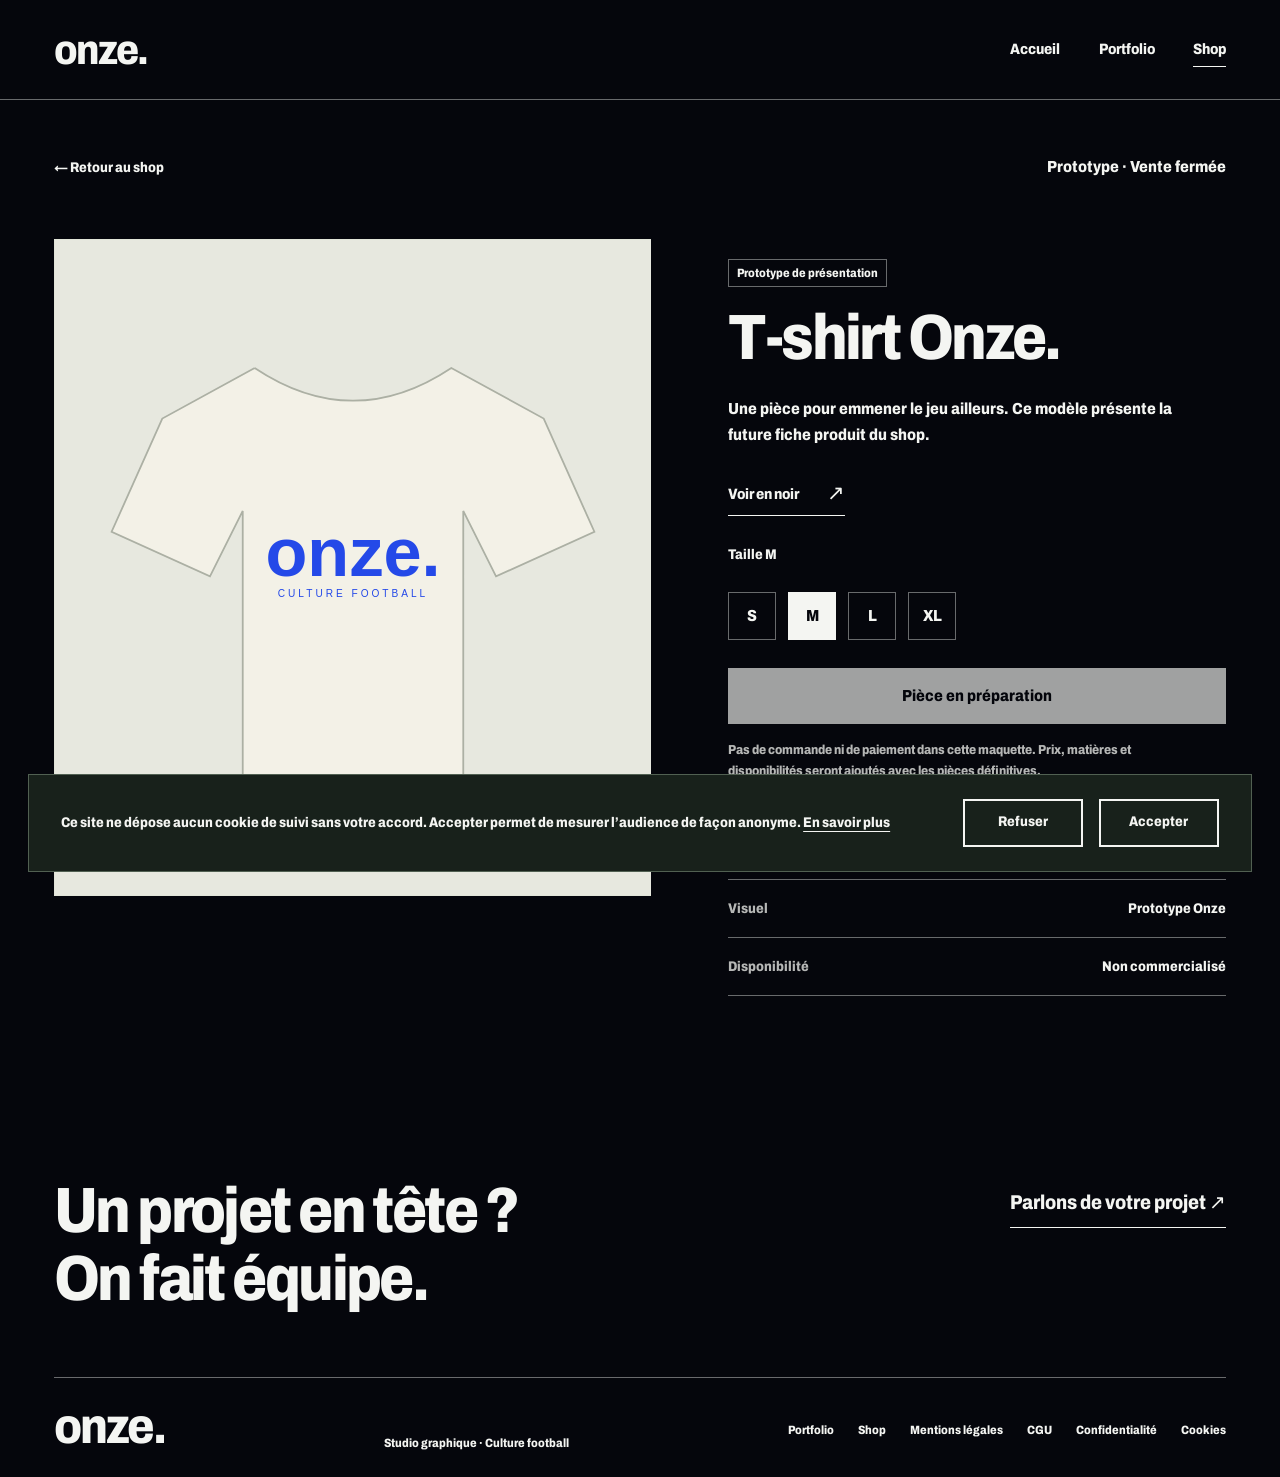
<file: shop/t-shirt-blanc/index.html>
<!doctype html><html lang="fr"><head><meta charset="utf-8"><meta name="viewport" content="width=device-width, initial-scale=1"><title>T-shirt Onze blanc · Onze</title><meta http-equiv="Content-Security-Policy" content="default-src 'self'; script-src 'self'; style-src 'self' 'unsafe-inline'; img-src 'self' data: blob:; font-src 'self'; connect-src 'self' data: blob:; media-src 'self'; worker-src 'self' blob:; object-src 'none'; base-uri 'self'; form-action 'self'; upgrade-insecure-requests"><meta name="description" content="Prototype du t-shirt Onze blanc. Aperçu, vente fermée."><link rel="canonical" href="https://donovanperard-afk.github.io/onze-site/shop/t-shirt-blanc/"><meta property="og:url" content="https://donovanperard-afk.github.io/onze-site/shop/t-shirt-blanc/"><meta property="og:type" content="website"><meta property="og:locale" content="fr_FR"><meta property="og:site_name" content="Onze"><meta property="og:title" content="T-shirt Onze blanc · Onze"><meta property="og:description" content="Prototype du t-shirt Onze blanc. Aperçu, vente fermée."><meta property="og:image" content="https://donovanperard-afk.github.io/onze-site/assets/og-onze.png"><meta property="og:image:width" content="1200"><meta property="og:image:height" content="630"><meta property="og:image:alt" content="Onze, studio graphique et culture football"><meta name="twitter:card" content="summary_large_image"><meta name="twitter:title" content="T-shirt Onze blanc · Onze"><meta name="twitter:description" content="Prototype du t-shirt Onze blanc. Aperçu, vente fermée."><meta name="twitter:image" content="https://donovanperard-afk.github.io/onze-site/assets/og-onze.png"><link rel="icon" href="/assets/favicon.svg" type="image/svg+xml"><link rel="icon" href="/assets/favicon-32.png" sizes="32x32" type="image/png"><link rel="apple-touch-icon" href="/assets/apple-touch-icon.png"><meta name="theme-color" content="#101610"><link rel="preload" href="/assets/archivo.ttf" as="font" type="font/ttf" crossorigin><link rel="stylesheet" href="/assets/style.css?v=t4"><script src="/assets/consent.js?v=r12" defer></script><script src="/assets/app.js?v=r9" defer></script><!--r12--></head><body><a class="skip" href="#main">Aller au contenu</a><header class="nav"><a class="wordmark" href="/?v=r13b" aria-label="Onze, accueil">onze.</a><nav class="nav-links" aria-label="Navigation principale"><a href="/?v=r13b" >Accueil</a><a href="/portfolio/?v=r13b" >Portfolio</a><a href="/shop/?v=r13b" aria-current="page">Shop</a></nav></header><main id="main" class="wrap"><div class="detail-head"><a class="back-link" href="/shop/?v=r13b">← Retour au shop</a><span>Prototype · Vente fermée</span></div><article class="detail-hero"><div class="detail-image"><img src="/assets/tee-blanc.svg" alt="Prototype de t-shirt Onze blanc" width="1000" height="1100"></div><div class="detail-info"><span class="tag">Prototype de présentation</span><h1>T-shirt Onze.</h1><p>Une pièce pour emmener le jeu ailleurs. Ce modèle présente la future fiche produit du shop.</p><div class="variants" aria-label="Couleur"><a class="text-link" href="/shop/t-shirt-noir/?v=r13b">Voir en noir <span aria-hidden="true">↗</span></a></div><p class="size-title" id="size-title">Taille <span id="chosen-size">M</span></p><div class="variants" role="group" aria-labelledby="size-title"><button class="variant" data-size="S" aria-pressed="false">S</button><button class="variant" data-size="M" aria-pressed="true">M</button><button class="variant" data-size="L" aria-pressed="false">L</button><button class="variant" data-size="XL" aria-pressed="false">XL</button></div><button class="buy-state" disabled>Pièce en préparation</button><p class="preview-note">Pas de commande ni de paiement dans cette maquette. Prix, matières et disponibilités seront ajoutés avec les pièces définitives.</p><dl><div><dt>Couleur</dt><dd>Blanc</dd></div><div><dt>Visuel</dt><dd>Prototype Onze</dd></div><div><dt>Disponibilité</dt><dd>Non commercialisé</dd></div></dl></div></article></main><footer class="footer"><div class="footer-top"><p class="footer-title">Un projet en tête ?<br>On fait équipe.</p><button class="contact-link" data-contact>Parlons de votre projet ↗</button></div><div class="footer-bottom"><a class="wordmark" href="/?v=r13b" aria-label="Onze, accueil">onze.</a><p>Studio graphique · Culture football</p><nav aria-label="Navigation de pied de page"><a href="/portfolio/?v=r13b">Portfolio</a><a href="/shop/?v=r13b">Shop</a><a href="/mentions-legales/?v=r13b">Mentions légales</a><a href="/cgu/?v=r13b">CGU</a><a href="/confidentialite/?v=r13b">Confidentialité</a><button type="button" class="foot-btn" data-cookie-prefs>Cookies</button></nav></div></footer><dialog class="contact-dialog" aria-labelledby="contact-title"><button class="close-dialog" aria-label="Fermer" data-close>×</button><h2 id="contact-title">Faisons équipe.</h2><p>Pour parler d’un projet, écrivez à <a class="mail" href="mailto:donovan.perard@gmail.com">donovan.perard@gmail.com</a>.</p><a class="text-link" href="/portfolio/?v=r13b">Voir le portfolio <span aria-hidden="true">↗</span></a></dialog></body></html>
</file>
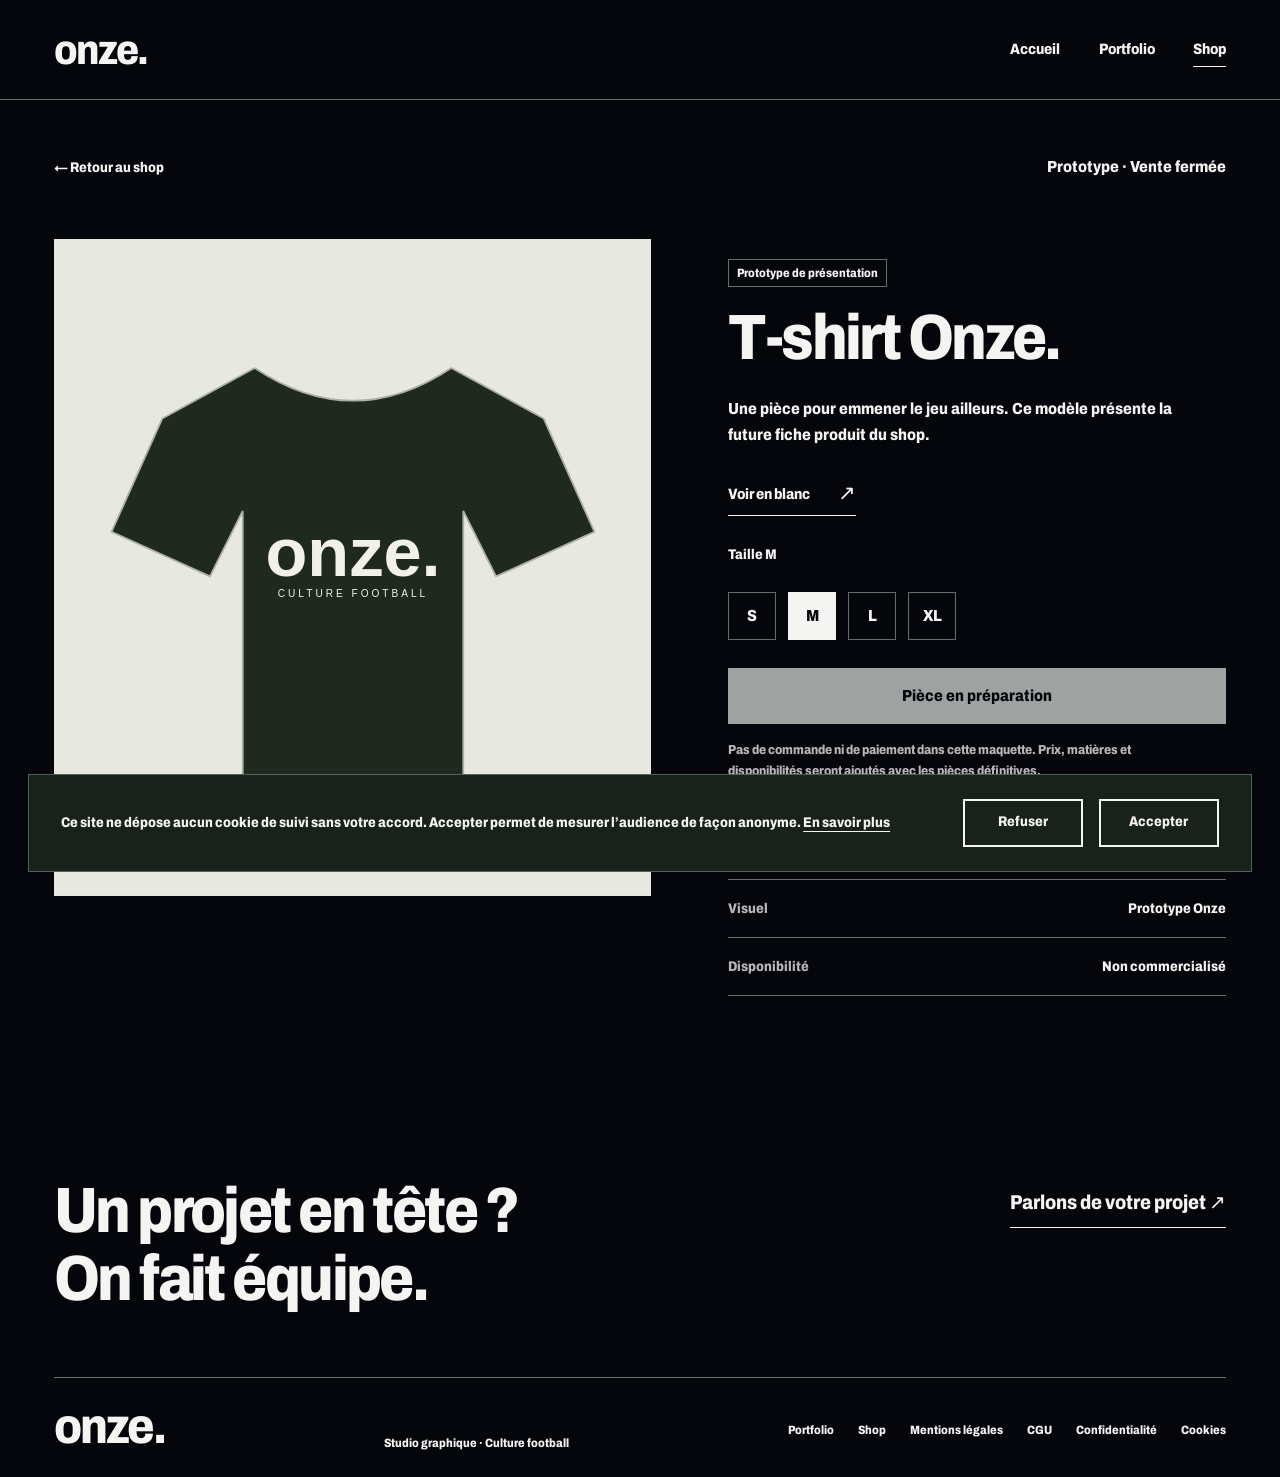
<file: shop/t-shirt-noir/index.html>
<!doctype html><html lang="fr"><head><meta charset="utf-8"><meta name="viewport" content="width=device-width, initial-scale=1"><title>T-shirt Onze noir · Onze</title><meta http-equiv="Content-Security-Policy" content="default-src 'self'; script-src 'self'; style-src 'self' 'unsafe-inline'; img-src 'self' data: blob:; font-src 'self'; connect-src 'self' data: blob:; media-src 'self'; worker-src 'self' blob:; object-src 'none'; base-uri 'self'; form-action 'self'; upgrade-insecure-requests"><meta name="description" content="Prototype du t-shirt Onze noir. Aperçu, vente fermée."><link rel="canonical" href="https://donovanperard-afk.github.io/onze-site/shop/t-shirt-noir/"><meta property="og:url" content="https://donovanperard-afk.github.io/onze-site/shop/t-shirt-noir/"><meta property="og:type" content="website"><meta property="og:locale" content="fr_FR"><meta property="og:site_name" content="Onze"><meta property="og:title" content="T-shirt Onze noir · Onze"><meta property="og:description" content="Prototype du t-shirt Onze noir. Aperçu, vente fermée."><meta property="og:image" content="https://donovanperard-afk.github.io/onze-site/assets/og-onze.png"><meta property="og:image:width" content="1200"><meta property="og:image:height" content="630"><meta property="og:image:alt" content="Onze, studio graphique et culture football"><meta name="twitter:card" content="summary_large_image"><meta name="twitter:title" content="T-shirt Onze noir · Onze"><meta name="twitter:description" content="Prototype du t-shirt Onze noir. Aperçu, vente fermée."><meta name="twitter:image" content="https://donovanperard-afk.github.io/onze-site/assets/og-onze.png"><link rel="icon" href="/assets/favicon.svg" type="image/svg+xml"><link rel="icon" href="/assets/favicon-32.png" sizes="32x32" type="image/png"><link rel="apple-touch-icon" href="/assets/apple-touch-icon.png"><meta name="theme-color" content="#101610"><link rel="preload" href="/assets/archivo.ttf" as="font" type="font/ttf" crossorigin><link rel="stylesheet" href="/assets/style.css?v=t4"><script src="/assets/consent.js?v=r12" defer></script><script src="/assets/app.js?v=r9" defer></script><!--r12--></head><body><a class="skip" href="#main">Aller au contenu</a><header class="nav"><a class="wordmark" href="/?v=r13b" aria-label="Onze, accueil">onze.</a><nav class="nav-links" aria-label="Navigation principale"><a href="/?v=r13b" >Accueil</a><a href="/portfolio/?v=r13b" >Portfolio</a><a href="/shop/?v=r13b" aria-current="page">Shop</a></nav></header><main id="main" class="wrap"><div class="detail-head"><a class="back-link" href="/shop/?v=r13b">← Retour au shop</a><span>Prototype · Vente fermée</span></div><article class="detail-hero"><div class="detail-image"><img src="/assets/tee-noir.svg" alt="Prototype de t-shirt Onze noir" width="1000" height="1100"></div><div class="detail-info"><span class="tag">Prototype de présentation</span><h1>T-shirt Onze.</h1><p>Une pièce pour emmener le jeu ailleurs. Ce modèle présente la future fiche produit du shop.</p><div class="variants" aria-label="Couleur"><a class="text-link" href="/shop/t-shirt-blanc/?v=r13b">Voir en blanc <span aria-hidden="true">↗</span></a></div><p class="size-title" id="size-title">Taille <span id="chosen-size">M</span></p><div class="variants" role="group" aria-labelledby="size-title"><button class="variant" data-size="S" aria-pressed="false">S</button><button class="variant" data-size="M" aria-pressed="true">M</button><button class="variant" data-size="L" aria-pressed="false">L</button><button class="variant" data-size="XL" aria-pressed="false">XL</button></div><button class="buy-state" disabled>Pièce en préparation</button><p class="preview-note">Pas de commande ni de paiement dans cette maquette. Prix, matières et disponibilités seront ajoutés avec les pièces définitives.</p><dl><div><dt>Couleur</dt><dd>Noir</dd></div><div><dt>Visuel</dt><dd>Prototype Onze</dd></div><div><dt>Disponibilité</dt><dd>Non commercialisé</dd></div></dl></div></article></main><footer class="footer"><div class="footer-top"><p class="footer-title">Un projet en tête ?<br>On fait équipe.</p><button class="contact-link" data-contact>Parlons de votre projet ↗</button></div><div class="footer-bottom"><a class="wordmark" href="/?v=r13b" aria-label="Onze, accueil">onze.</a><p>Studio graphique · Culture football</p><nav aria-label="Navigation de pied de page"><a href="/portfolio/?v=r13b">Portfolio</a><a href="/shop/?v=r13b">Shop</a><a href="/mentions-legales/?v=r13b">Mentions légales</a><a href="/cgu/?v=r13b">CGU</a><a href="/confidentialite/?v=r13b">Confidentialité</a><button type="button" class="foot-btn" data-cookie-prefs>Cookies</button></nav></div></footer><dialog class="contact-dialog" aria-labelledby="contact-title"><button class="close-dialog" aria-label="Fermer" data-close>×</button><h2 id="contact-title">Faisons équipe.</h2><p>Pour parler d’un projet, écrivez à <a class="mail" href="mailto:donovan.perard@gmail.com">donovan.perard@gmail.com</a>.</p><a class="text-link" href="/portfolio/?v=r13b">Voir le portfolio <span aria-hidden="true">↗</span></a></dialog></body></html>
</file>
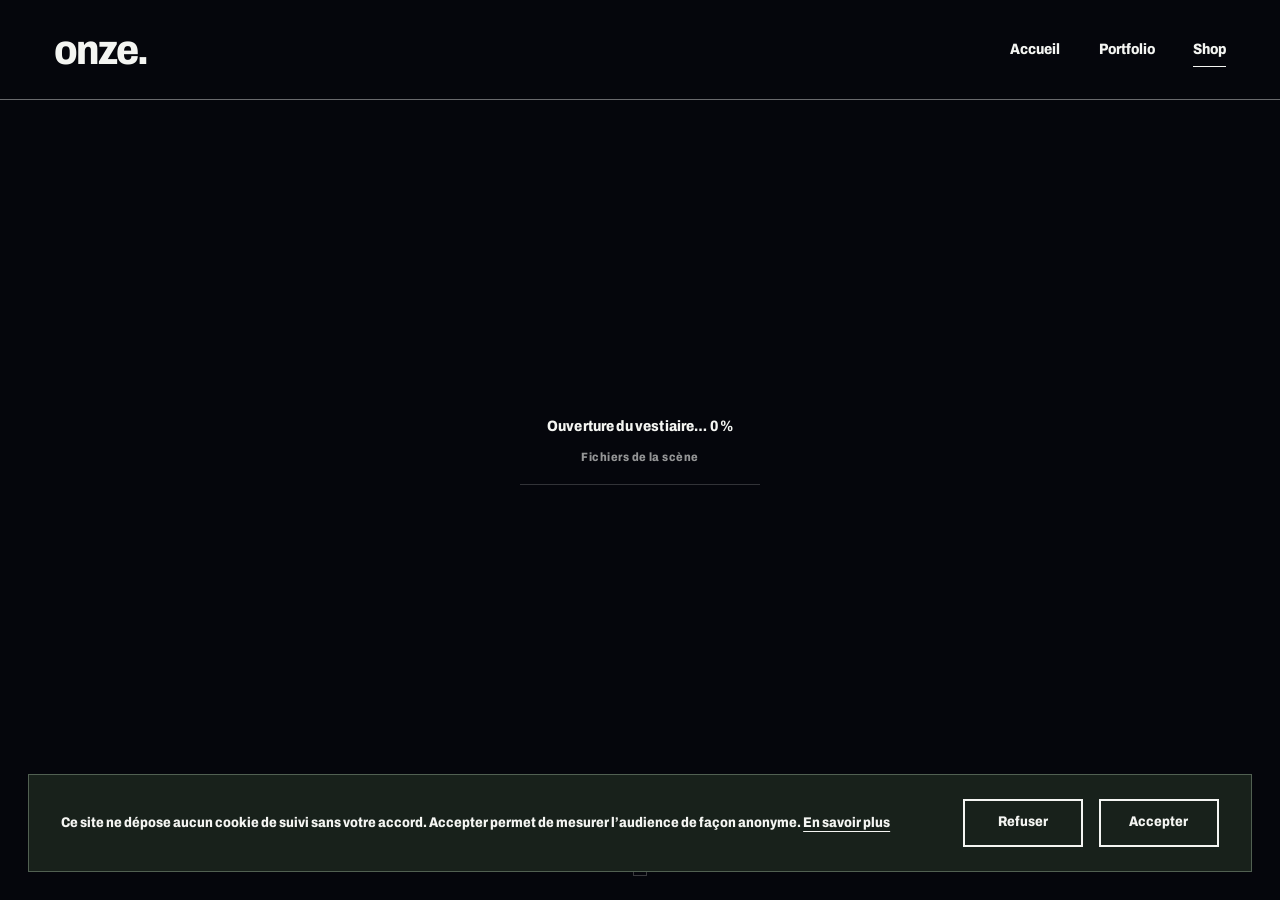
<file: shop/vestiaire/index.html>
<!doctype html><html lang="fr"><head><meta charset="utf-8"><meta name="viewport" content="width=device-width, initial-scale=1"><title>Le vestiaire · Onze</title><meta http-equiv="Content-Security-Policy" content="default-src 'self'; script-src 'self' 'wasm-unsafe-eval'; style-src 'self' 'unsafe-inline'; img-src 'self' data: blob:; font-src 'self'; connect-src 'self' data: blob:; media-src 'self'; worker-src 'self' blob:; object-src 'none'; base-uri 'self'; form-action 'self'; upgrade-insecure-requests"><meta name="description" content="Explorez le vestiaire Onze en 3D, parcourez les six t-shirts et découvrez chaque modèle à 360°."><link rel="canonical" href="https://donovanperard-afk.github.io/onze-site/shop/vestiaire/"><meta property="og:url" content="https://donovanperard-afk.github.io/onze-site/shop/vestiaire/"><meta property="og:type" content="website"><meta property="og:locale" content="fr_FR"><meta property="og:site_name" content="Onze"><meta property="og:title" content="Le vestiaire · Onze"><meta property="og:description" content="Explorez le vestiaire Onze en 3D, parcourez les six t-shirts et découvrez chaque modèle à 360°."><meta property="og:image" content="https://donovanperard-afk.github.io/onze-site/assets/og-onze.png"><meta property="og:image:width" content="1200"><meta property="og:image:height" content="630"><meta property="og:image:alt" content="Onze, studio graphique et culture football"><meta name="twitter:card" content="summary_large_image"><meta name="twitter:title" content="Le vestiaire · Onze"><meta name="twitter:description" content="Explorez le vestiaire Onze en 3D, parcourez les six t-shirts et découvrez chaque modèle à 360°."><meta name="twitter:image" content="https://donovanperard-afk.github.io/onze-site/assets/og-onze.png"><link rel="icon" href="/assets/favicon.svg" type="image/svg+xml"><link rel="icon" href="/assets/favicon-32.png" sizes="32x32" type="image/png"><link rel="apple-touch-icon" href="/assets/apple-touch-icon.png"><meta name="theme-color" content="#101610"><link rel="preload" href="/assets/archivo.ttf?v=r17d" as="font" type="font/ttf" crossorigin><link rel="stylesheet" href="/assets/style.css?v=r17d"><script src="/assets/consent.js?v=r17d" defer></script><script src="/assets/app.js?v=nav4" defer></script><!--r12--><link rel="stylesheet" href="/assets/vestiaire-ld1.css?v=nav4"><script type="module" src="/assets/vestiaire-ld1.js?v=nav4"></script></head><body><a class="skip" href="#main">Aller au contenu</a><header class="nav"><a class="wordmark" href="/?v=r13b" aria-label="Onze, accueil">onze.</a><nav class="nav-links" aria-label="Navigation principale"><a href="/?v=r13b" >Accueil</a><a href="/portfolio/?v=r13b" >Portfolio</a><a href="/shop/?v=r13b" aria-current="page">Shop</a></nav></header><main id="main" class="vst" data-vestiaire><div class="vst-stage" role="application" aria-label="Le vestiaire en 3D. Glissez pour parcourir, touchez un t-shirt pour le voir de près."></div><div class="vst-loader" role="progressbar" aria-label="Chargement du vestiaire" aria-valuemin="0" aria-valuemax="100" aria-valuenow="0"><p>Ouverture du vestiaire… <span data-ld-pct>0 %</span></p><small class="vst-loader-scope">Fichiers de la scène</small><span class="vst-loader-line"><i data-ld-bar></i></span></div><div class="vst-top"><a href="/shop/?v=r13b">← Retour au shop</a><h1>Le vestiaire.</h1><p class="vst-hint">Glissez pour parcourir · touchez un t-shirt</p></div><p class="vst-status" role="status" aria-live="polite">Chargement du vestiaire</p><div class="vst-picker" role="group" aria-label="Choisir un t-shirt"></div><button type="button" class="vst-overview" data-overview>Vue d’ensemble</button><a class="vst-fallback" href="/shop/?v=r13b">Voir la collection</a><aside class="vst-card" aria-label="Fiche produit"><button type="button" class="vst-close" data-back aria-label="Fermer la fiche">×</button><p class="vst-tag">Prototype de présentation</p><h2 class="vst-name">T-shirt Onze</h2><p class="vst-sub">Prototype · Vente fermée</p><p class="vst-price">Prix à définir</p><p class="vst-sizes-title">Taille <span class="vst-chosen">M</span></p><div class="vst-sizes" role="group" aria-label="Taille"><button type="button" class="vst-size" data-vst-size="S" aria-pressed="false">S</button><button type="button" class="vst-size" data-vst-size="M" aria-pressed="true">M</button><button type="button" class="vst-size" data-vst-size="L" aria-pressed="false">L</button><button type="button" class="vst-size" data-vst-size="XL" aria-pressed="false">XL</button></div><a class="vst-link" href="/shop/t-shirt-blanc/?v=r13b">Voir la fiche produit</a></aside></main><dialog class="contact-dialog" aria-labelledby="contact-title"><button class="close-dialog" aria-label="Fermer" data-close>×</button><h2 id="contact-title">Faisons équipe.</h2><p>Pour parler d’un projet, écrivez à <a class="mail" href="mailto:donovan.perard@gmail.com">donovan.perard@gmail.com</a>.</p><a class="text-link" href="/portfolio/?v=r13b">Voir le portfolio <span aria-hidden="true">↗</span></a></dialog></body></html>
</file>
<file: assets/style.css>
@font-face{font-family:Archivo;src:url('/assets/archivo.ttf') format('truetype');font-weight:100 900;font-display:swap}
:root{--paper:#f4f5f2;--ink:#18211b;--blue:#2449e8;--muted:#5c655e;--line:#c9cdc3;--gut:clamp(24px,4.2vw,64px);--ease-out:cubic-bezier(.23,1,.32,1)}
*{box-sizing:border-box}html{scroll-behavior:auto}body{margin:0;background:var(--paper);color:var(--ink);font-family:Archivo,sans-serif;font-size:16px;line-height:1.5;-webkit-font-smoothing:antialiased}a{color:inherit;text-decoration:none}button,input,select{font:inherit}button{color:inherit;cursor:pointer}a,button{-webkit-tap-highlight-color:transparent}a:focus-visible,button:focus-visible,select:focus-visible{outline:2px solid var(--blue);outline-offset:5px}a:active,button:active{transform:scale(.97)}button:disabled{cursor:not-allowed}img{display:block;max-width:100%;height:auto}.skip{position:fixed;z-index:100;left:20px;top:10px;background:var(--paper);padding:12px;transform:translateY(-150%)}.skip:focus{transform:none}.wrap{width:calc(100% - 2*var(--gut));max-width:1500px;margin-inline:auto}.nav{height:100px;display:flex;align-items:center;justify-content:space-between;gap:20px;padding:0 var(--gut);position:relative;z-index:20;border-bottom:1px solid var(--line)}.wordmark{font-size:42px;font-weight:800;letter-spacing:-.04em;line-height:1;min-height:48px;display:flex;align-items:center}.nav-links{display:flex;gap:clamp(16px,3vw,48px);align-items:center}.nav-links a{position:relative;min-height:44px;display:flex;align-items:center;font-size:15px}.nav-links a::after{content:'';position:absolute;bottom:5px;left:0;right:0;height:1px;background:currentColor;transform:scaleX(0);transform-origin:left;transition:transform 180ms var(--ease-out)}.nav-links a[aria-current=page]::after{transform:scaleX(1)}.nav-contact{border:0;background:transparent;font-size:14px;text-decoration:underline;text-underline-offset:5px;min-height:44px;padding:8px 0}.home .nav{position:absolute;top:0;left:0;right:0;color:var(--paper);border:0}.home{background:#101610}.hero-track{height:200svh;position:relative}.hero-stage{height:100svh;position:sticky;top:0;overflow:hidden;background:#101610;color:var(--paper)}.landscape,.goal-net{position:absolute;inset:0;width:100%;height:100%;object-fit:cover;object-position:50% 50%;pointer-events:none}.landscape{z-index:0}.goal-net{z-index:6;opacity:0}.hero-copy{position:absolute;left:var(--gut);right:var(--gut);top:clamp(150px,21vh,220px);z-index:8;max-width:1050px;animation:arrive 260ms var(--ease-out) both}.hero-copy h1{font-size:clamp(52px,6.3vw,96px);line-height:1.02;letter-spacing:-.04em;margin:0;font-weight:600}.hero-copy h1 span{display:block}.hero-copy p{font-size:18px;line-height:1.5;margin:22px 0 24px;max-width:390px}.hero-links{display:flex;gap:32px;align-items:center}.text-link{display:inline-flex;align-items:center;gap:28px;min-height:44px;border-bottom:1px solid currentColor;font-size:15px;transition:transform 160ms var(--ease-out)}.text-link span{font-size:21px}.ball{position:absolute;left:0;top:0;width:420px;height:420px;max-width:none;z-index:5;pointer-events:none;transform-origin:50% 50%}.ground-shadow{position:absolute;left:0;top:0;width:280px;height:40px;border-radius:50%;background:rgba(0,0,0,.22);filter:blur(14px);z-index:2;pointer-events:none;transform-origin:center}.hero-baseline{position:absolute;left:var(--gut);right:var(--gut);bottom:32px;z-index:8;display:flex;justify-content:space-between;gap:20px;font-size:12px;letter-spacing:.04em}.scroll-cue{display:flex;gap:14px;align-items:center}.scroll-line{height:34px;width:1px;background:#6b7569;position:relative}.scroll-line i{display:block;width:1px;height:12px;background:var(--paper);transform-origin:top}.scene-end{position:absolute;left:var(--gut);bottom:140px;z-index:8;opacity:0;pointer-events:none}.scene-end a{pointer-events:auto}.scene-end h2{font-size:clamp(36px,5vw,72px);line-height:1.05;font-weight:600;letter-spacing:-.04em;margin:0 0 24px}.home-links{background:var(--paper);padding:100px 0;color:var(--ink)}.home-links h2{font-size:clamp(38px,5vw,72px);font-weight:600;line-height:1.05;letter-spacing:-.04em;margin:0 0 40px}.entry-grid{display:grid;grid-template-columns:1fr 1fr;gap:24px}.entry{position:relative;overflow:hidden;height:480px;background:var(--blue);display:flex;align-items:flex-end;color:white}.entry:last-child{background:#d9ddd0;color:var(--ink)}.entry img{position:absolute;width:100%;height:100%;object-fit:cover;transition:transform 220ms var(--ease-out)}.entry:last-child img{object-fit:contain;width:75%;left:25%;height:110%;top:-10%}.entry strong{position:relative;font-size:48px;font-weight:600;line-height:1;letter-spacing:-.03em;margin:34px;z-index:2}.entry em{position:absolute;top:24px;right:28px;font-size:32px;font-style:normal}.page-intro{padding:84px 0 60px;display:grid;grid-template-columns:1fr 370px;gap:32px;align-items:end}.page-intro h1{font-size:clamp(54px,7.3vw,96px);font-weight:600;letter-spacing:-.04em;line-height:1;max-width:800px;margin:0}.page-intro p{margin:0;font-size:17px;line-height:1.5;max-width:370px}.notice{padding:15px 0;border-top:1px solid var(--line);border-bottom:1px solid var(--line);display:flex;justify-content:space-between;gap:20px;font-size:13px;color:var(--muted)}.grid{display:grid;grid-template-columns:1fr 1fr;gap:36px 24px;padding:40px 0 100px}.project{position:relative;display:block;overflow:hidden;background:#dedfd6;transition:transform 200ms var(--ease-out)}.project img{width:100%;aspect-ratio:1/1.04;object-fit:cover;transition:transform 220ms var(--ease-out)}.project-label{position:absolute;bottom:0;left:0;right:0;display:flex;justify-content:space-between;align-items:end;padding:23px 25px;background:var(--paper);border-top:1px solid var(--line)}.project-label strong{font-size:22px;font-weight:600}.project-label small{display:block;color:var(--muted);font-size:12px;margin-top:4px}.project-label .arrow{font-size:28px}.project img{padding-bottom:90px}.footer{background:var(--ink);color:var(--paper);padding:65px var(--gut) 25px}.footer-top{display:flex;justify-content:space-between;align-items:start;gap:40px;padding-bottom:65px}.footer-title{font-size:clamp(36px,5vw,72px);font-weight:600;line-height:1.05;letter-spacing:-.04em;max-width:650px;margin:0}.contact-link{border:0;background:none;color:inherit;padding:10px 0;min-height:44px;border-bottom:1px solid;font-size:20px;white-space:nowrap}.footer-bottom{display:flex;justify-content:space-between;gap:20px;align-items:end;border-top:1px solid #516052;padding-top:24px;font-size:12px}.footer-bottom .wordmark{font-size:50px}.footer-bottom p{margin:0}.footer-bottom nav{display:flex;gap:24px}.footer-bottom a{min-height:44px;display:flex;align-items:center}.shop-feature{display:grid;grid-template-columns:1.2fr 1fr;min-height:400px;background:#dce0d2;margin:40px 0 0;overflow:hidden}.locker-art{position:relative;display:flex;gap:10px;align-items:stretch;padding:40px 12%;background:#1d2b21;min-height:420px}.locker-art i{flex:1;border:1px solid #718374;border-top:8px solid #96a292;position:relative;background:#344738}.locker-art i:before{content:'';position:absolute;top:26px;left:20%;right:20%;height:3px;background:#718374;box-shadow:0 8px #718374,0 16px #718374}.locker-art img{position:absolute;width:65%;height:88%;object-fit:contain;left:17.5%;top:8%}.feature-copy{display:flex;justify-content:center;flex-direction:column;align-items:start;padding:45px}.feature-copy h2{font-size:48px;line-height:1.02;letter-spacing:-.04em;font-weight:600;margin:0 0 18px}.feature-copy p{font-size:16px;max-width:330px;margin:0 0 22px}.tag{font-size:12px;display:inline-flex;min-height:28px;align-items:center;border:1px solid var(--line);padding:3px 8px;margin-bottom:18px}.shop-grid .project img{aspect-ratio:1/1.05;object-fit:contain;background:#e3e5dc;padding:0 0 90px}.detail-head{padding:45px 0 50px;display:flex;justify-content:space-between;gap:20px;align-items:center}.back-link{display:inline-flex;align-items:center;gap:16px;min-height:44px;font-size:14px}.detail-hero{display:grid;grid-template-columns:1.2fr 1fr;gap:clamp(35px,6vw,100px);align-items:start;padding-bottom:100px}.detail-image{background:#e1e3d8;overflow:hidden}.detail-image img{width:100%;object-fit:contain;max-height:950px}.detail-info{position:sticky;top:50px;padding-top:20px}.detail-info h1{font-size:clamp(44px,5vw,72px);line-height:1.02;letter-spacing:-.04em;font-weight:600;margin:0 0 26px}.detail-info p{line-height:1.6;max-width:450px;margin:0 0 25px}.detail-info dl{border-top:1px solid var(--line);margin-top:40px}.detail-info dl div{display:flex;justify-content:space-between;gap:30px;padding:18px 0;border-bottom:1px solid var(--line);font-size:14px}.detail-info dt{color:var(--muted)}.detail-info dd{margin:0}.variants{display:flex;gap:12px;margin:12px 0 28px}.variant{min-width:48px;min-height:48px;border:1px solid var(--line);background:transparent;transition:background 160ms ease}.variant[aria-pressed=true]{background:var(--ink);color:var(--paper);border-color:var(--ink)}.size-title{margin:30px 0 0;font-size:14px}.buy-state{padding:16px 22px;background:var(--ink);color:var(--paper);width:100%;text-align:center;border:0;min-height:54px;opacity:.65}.preview-note{font-size:13px!important;color:var(--muted);margin:16px 0!important}.next-project{border-top:1px solid var(--line);padding:40px 0 80px}.next-project a{display:flex;justify-content:space-between;align-items:center;font-size:clamp(28px,4vw,52px);line-height:1.1;letter-spacing:-.03em}.contact-dialog{max-width:560px;width:calc(100% - 40px);border:0;padding:44px;background:var(--paper);color:var(--ink)}.contact-dialog::backdrop{background:rgba(8,16,10,.7)}.contact-dialog h2{font-size:42px;line-height:1.05;font-weight:600;letter-spacing:-.03em;margin:25px 0}.contact-dialog p{color:var(--muted)}.close-dialog{position:absolute;right:15px;top:12px;width:44px;height:44px;background:none;border:0;font-size:28px}.contact-dialog .text-link{margin-top:14px}.vestiaire{min-height:70svh}.vestiaire .locker-art{min-height:550px;width:100%;padding:45px 24%}.vestiaire-heading{padding:65px 0 40px;max-width:700px}.vestiaire-heading h1{font-size:72px;letter-spacing:-.04em;line-height:1;margin:0 0 25px;font-weight:600}.vestiaire-heading p{max-width:500px}.error-copy{min-height:70vh;padding:100px 0}.error-copy h1{font-size:64px;letter-spacing:-.04em;line-height:1}
@keyframes arrive{from{opacity:0;transform:translateY(8px)}to{opacity:1;transform:none}}
@media(hover:hover) and (pointer:fine){.nav-links a:hover::after{transform:scaleX(1)}.text-link:hover{transform:translateY(-1px)}.entry:hover img,.project:hover img{transform:scale(1.02)}.project:hover{transform:translateY(-2px)}.variant:hover{background:#d9ded0}}
@media(min-width:1800px){.hero-copy{top:22vh}}
@media(max-width:900px){.nav-contact{display:none}.page-intro{grid-template-columns:1fr 280px}.hero-copy h1{font-size:68px}.hero-copy{top:180px}.entry{height:360px}.entry strong{font-size:38px;margin:25px}.feature-copy{padding:30px}.feature-copy h2{font-size:40px}.detail-hero{gap:30px}.footer-top{padding-bottom:40px}}
@media(max-width:640px){:root{--gut:24px}.nav{height:88px;gap:15px}.wordmark{font-size:34px}.nav-links{gap:19px}.nav-links a{font-size:13px}.landscape,.goal-net{object-position:77% 50%}.hero-copy{top:148px}.hero-copy h1{font-size:clamp(42px,10.7vw,64px);line-height:1.04}.hero-copy p{font-size:15px;max-width:280px;margin:18px 0}.hero-links{gap:24px}.text-link{font-size:14px;gap:24px}.hero-baseline{bottom:26px;font-size:11px}.hero-baseline>span:last-child{display:none}.scene-end{bottom:130px;right:24px}.scene-end h2{font-size:42px}.home-links{padding:65px 0}.home-links h2{font-size:42px}.entry-grid{grid-template-columns:1fr;gap:20px}.entry{height:380px}.entry strong{font-size:42px}.page-intro{grid-template-columns:1fr;padding:50px 0 34px;gap:26px}.page-intro h1{font-size:60px}.page-intro p{font-size:16px;max-width:330px}.notice{font-size:12px;gap:15px;align-items:center}.notice span:last-child{text-align:right}.grid{grid-template-columns:1fr;gap:24px;padding:26px 0 65px}.project-label{padding:19px 20px}.project-label strong{font-size:22px}.project img{aspect-ratio:1/1.08}.footer{padding-top:48px}.footer-top{flex-direction:column;gap:25px}.footer-title{font-size:42px}.contact-link{font-size:18px}.footer-bottom{flex-wrap:wrap;align-items:center;gap:15px}.footer-bottom .wordmark{font-size:42px}.footer-bottom p{order:3;width:100%}.footer-bottom nav{gap:20px}.shop-feature{grid-template-columns:1fr;margin-top:26px}.locker-art{min-height:330px}.feature-copy{padding:30px}.feature-copy h2{font-size:42px}.detail-head{padding:24px 0 25px;font-size:12px}.detail-hero{grid-template-columns:1fr;gap:24px;padding-bottom:60px}.detail-info{position:static;padding-top:5px}.detail-info h1{font-size:52px}.detail-info dl{margin-top:30px}.contact-dialog{padding:32px}.contact-dialog h2{font-size:38px}.vestiaire-heading{padding-top:45px}.vestiaire-heading h1{font-size:56px}.vestiaire .locker-art{min-height:420px;padding:35px 12%}.next-project{padding:25px 0 55px}.next-project a{font-size:32px}}
@media(max-width:640px){.hero-stage{background:#04050c}.landscape,.goal-net{top:150px}.hero-copy p{max-width:285px}.hero-copy{top:138px}}
@media(prefers-reduced-motion:reduce){.hero-track{height:100svh}.hero-stage{position:relative}.hero-copy{animation:none}.ball,.ground-shadow{will-change:auto}.scene-end{display:none}.entry img,.project img,.project,.text-link,.variant,.nav-links a::after{transition:none}}

/* Review pass: copy lives wholly above the neon geometry. */
.hero-stage{background:#04050c}
.landscape,.goal-net{top:140px}
.hero-copy{top:130px;animation:none}
.hero-copy h1{font-size:clamp(48px,4.7vw,72px);line-height:1.02}
.hero-copy p{font-size:16px;margin:14px 0}
.net-impact{position:absolute;left:0;top:0;max-width:none;z-index:4;opacity:0;pointer-events:none}
@media(max-width:900px) and (min-width:641px){.hero-copy{top:125px}.hero-copy h1{font-size:56px}}
@media(max-width:640px){.landscape,.goal-net{top:150px}.hero-copy{top:125px}.hero-copy h1{font-size:clamp(40px,10.7vw,64px)}.hero-copy p{font-size:15px}}

.net-contact{position:absolute;left:0;top:0;max-width:none;z-index:7;opacity:0;pointer-events:none}
.ball3d{position:absolute;inset:0;width:100%;height:100%;z-index:5;pointer-events:none}
/* fixed nav on every page: position only, all colors/border/heights as in 4ad11a1 */
.nav,.home .nav{position:fixed;top:0;left:0;right:0;z-index:100}
body:not(.home){padding-top:100px}
@media(max-width:640px){body:not(.home){padding-top:88px}}

.nav{transition:background-color 200ms cubic-bezier(.23,1,.32,1)}
.nav.is-scrolled{background-color:rgba(5,6,12,.78)}
@media(prefers-reduced-motion:reduce){.nav{transition:none}}

/* r12: consent banner, legal pages, footer links */
.consent{position:fixed;left:var(--gut);right:var(--gut);bottom:20px;z-index:90;max-width:760px;display:flex;gap:24px;align-items:center;justify-content:space-between;padding:20px 24px;background:var(--ink);color:var(--paper);border:1px solid #516052;font-size:14px;line-height:1.45;animation:arrive 220ms var(--ease-out) both}
.consent p{margin:0}.consent a{text-decoration:underline;text-underline-offset:4px}
.consent-actions{display:flex;gap:12px;flex:none}
.consent-actions button{min-width:104px;min-height:44px;padding:8px 18px;background:transparent;color:var(--paper);border:1px solid var(--paper);font-size:14px;font-weight:600;transition:transform 160ms var(--ease-out)}
.consent .consent-actions button:focus-visible{outline:2px solid var(--paper);outline-offset:3px}
.foot-btn{background:none;border:0;padding:0;min-height:44px;font-size:12px;text-decoration:none;color:inherit;display:flex;align-items:center}
.footer-bottom nav{flex-wrap:wrap}
.legal{max-width:760px;padding:84px 0 100px}.legal h1{font-size:clamp(44px,6vw,80px);font-weight:600;letter-spacing:-.04em;line-height:1;margin:0 0 28px}
.legal h2{font-size:24px;font-weight:600;letter-spacing:-.02em;margin:44px 0 12px}.legal p{line-height:1.65;margin:0 0 14px}.legal a{text-decoration:underline;text-underline-offset:4px}
.legal-note{color:var(--muted);font-size:14px}.legal .text-link{text-decoration:none}
.contact-dialog .mail{text-decoration:underline;text-underline-offset:4px;color:var(--ink)}
.hero-links .text-link+.text-link{border-bottom-color:transparent;opacity:.8}
@media(max-width:640px){.consent{flex-direction:column;align-items:stretch;gap:16px;left:12px;right:12px;bottom:12px;padding:18px}.consent-actions button{flex:1}.legal{padding:50px 0 70px}}
@media(prefers-reduced-motion:reduce){.consent{animation:none}}


/* r12 banner fix: identical buttons, equal edge margins */
.consent{--m:clamp(12px,2.2vw,32px);left:var(--m);right:var(--m);bottom:var(--m);max-width:none;padding:24px 32px;gap:32px}
.consent-actions{gap:16px}
.consent-actions button{box-sizing:border-box;min-width:120px;min-height:48px;padding:12px 28px;background:transparent;color:var(--paper);border:2px solid var(--paper);font-size:14px;font-weight:600;line-height:1.2}
@media(max-width:640px){.consent{padding:20px;gap:18px}.consent-actions button{padding:12px 20px}}
/* r13 solid page background #05060C */
body,.home,.home-links,.footer{background-color:#05060C}

/* r13b: readable text on #05060C. light cards keep dark text */
:root{--muted:rgba(244,245,242,.74);--line:rgba(244,245,242,.42)}
.project,.shop-feature,.contact-dialog,.detail-image,.entry:last-child{--muted:#5c655e;--line:#c9cdc3;color:var(--ink)}
body{color:var(--paper)}
.skip{color:var(--ink)}
.variant[aria-pressed=true],.buy-state{background:var(--paper);color:#05060C;border-color:var(--paper)}
@media(hover:hover) and (pointer:fine){.variant:hover{background:rgba(244,245,242,.16)}.variant[aria-pressed=true]:hover{background:var(--paper)}}
.footer{background-color:#05060C}.footer-bottom{border-top-color:rgba(244,245,242,.42)}
button.text-link{background:transparent;border-width:0 0 1px;border-style:solid;padding:0}
.home-links{color:var(--paper)}

/* preview: nav hide on scroll */
.nav{transition:background-color 200ms cubic-bezier(.23,1,.32,1),transform 200ms cubic-bezier(.23,1,.32,1)}
.nav.nav-hidden{transform:translateY(-100%)}
.nav:focus-within{transform:none}
@media(prefers-reduced-motion:reduce){.nav{transition:none}.nav.nav-hidden{transform:none;opacity:0;pointer-events:none}.nav.nav-hidden:focus-within{opacity:1;pointer-events:auto}}
/* preview: full-image hero desktop/tablet */
@media(min-width:641px){
.hero-track{height:calc(100vw / 1.5 + 100svh)}
.hero-stage{height:calc(100vw / 1.5);top:min(0px,calc(100svh - 100vw / 1.5));aspect-ratio:3/2}
.landscape,.goal-net{top:0;height:100%;object-fit:fill}
.hero-copy{max-width:min(46vw,760px)}
}
@media(prefers-reduced-motion:reduce) and (min-width:641px){.hero-track{height:auto}.hero-stage{position:relative;top:0}}

/* preview: home 'Sur le terrain' title toggles */
.sr-only{position:absolute;width:1px;height:1px;overflow:hidden;clip:rect(0 0 0 0);white-space:nowrap}
.peek-list{border-top:1px solid var(--line)}
.peek{border-bottom:1px solid var(--line)}
.peek-h{margin:0;font-weight:inherit}
.peek-btn{display:flex;width:100%;align-items:center;justify-content:space-between;gap:24px;background:none;border:0;padding:clamp(24px,4vw,48px) 0;min-height:44px;text-align:left;font-size:clamp(48px,8vw,128px);font-weight:600;letter-spacing:-.045em;line-height:1;color:var(--paper)}
.peek-btn i{font-style:normal;font-weight:400;font-size:.6em;display:inline-block;transition:transform 220ms cubic-bezier(.23,1,.32,1)}
.peek-btn[aria-expanded=true] i{transform:rotate(45deg)}
.peek-btn:active{transform:scale(.99)}
.peek-panel{display:grid;grid-template-columns:minmax(0,2.4fr) minmax(220px,1fr);gap:clamp(20px,3vw,48px);align-items:end;padding:0 0 clamp(28px,4vw,48px)}
.peek-panel[hidden]{display:none}
.peek-panel.is-open{animation:peekin 240ms cubic-bezier(.23,1,.32,1) both}
@keyframes peekin{from{opacity:0;transform:translateY(10px)}to{opacity:1;transform:none}}
.peek-shot{display:block;border:1px solid var(--line);overflow:hidden;aspect-ratio:16/10;background:#0b0d14}
.peek-shot img{width:100%;height:100%;object-fit:cover;object-position:top}
.peek-side p{margin:0 0 18px;color:var(--muted);font-size:15px}
@media(max-width:640px){.peek-panel{grid-template-columns:1fr}.peek-shot{aspect-ratio:390/560;max-height:70svh}.peek-btn{font-size:clamp(44px,14vw,72px)}}
@media(prefers-reduced-motion:reduce){.peek-panel.is-open{animation:none}.peek-btn i{transition:none}}
/* t4: subtitle + CTAs stacked under title */
@media(min-width:641px){
.hero-copy{max-width:min(46vw,760px);top:112px;display:block}
.hero-copy h1{font-size:clamp(38px,4.4vw,84px)}
.hero-copy p{margin:12px 0 14px;font-size:clamp(14px,1.1vw,16px)}
.hero-copy .hero-links{flex-wrap:wrap;gap:4px 28px}
}
@media(min-width:641px) and (max-width:1300px){.hero-copy{max-width:none;top:96px;padding-right:var(--gut,24px)}.hero-copy h1{font-size:clamp(34px,4.6vw,56px);white-space:nowrap}.hero-copy p{margin:8px 0 10px}}
@media(min-width:641px) and (max-width:1300px){.hero-copy{top:80px}.hero-copy h1{font-size:clamp(30px,4vw,48px)}.hero-copy p{margin:6px 0 8px;font-size:14px;line-height:1.35}.hero-copy .hero-links{gap:2px 22px}}
</file>
<file: assets/vestiaire-ld1.css>
.vst{position:fixed;inset:0;background:#05060C;color:var(--paper);overflow:hidden}
.vst-stage{position:absolute;inset:0;touch-action:pan-y;user-select:none;-webkit-user-select:none;background:#05060C }
.vst-stage canvas{position:absolute;inset:0;width:100%;height:100%;display:block;opacity:0;transition:opacity 400ms cubic-bezier(.23,1,.32,1)}
.vst.is-ready .vst-stage canvas{opacity:1}
.vst.is-dragging .vst-stage{cursor:grabbing}
.vst-status{position:absolute;left:50%;bottom:96px;transform:translateX(-50%);margin:0;padding:10px 16px;background:rgba(5,6,12,.78);font-size:14px;max-width:calc(100% - 48px);text-align:center}
.vst-status:empty,.vst-status[hidden]{display:none}
.vst:not(.is-static) .vst-status{position:absolute;width:1px;height:1px;overflow:hidden;clip:rect(0 0 0 0);padding:0}
.vst-top{position:absolute;left:var(--gut);top:104px;display:flex;flex-direction:column;gap:6px;pointer-events:none;z-index:2}
.vst-top a{pointer-events:auto;color:var(--paper);min-height:44px;display:inline-flex;align-items:center;font-size:14px;text-decoration:none;opacity:.86}
.vst-top h1{margin:0;font-size:clamp(28px,4vw,52px);line-height:1;letter-spacing:-.02em;text-shadow:0 2px 24px rgba(5,6,12,.7)}
.vst-hint{margin:0;font-size:13px;opacity:.7;transition:opacity 240ms ease}
.vst.is-focus .vst-hint,.vst.is-focus .vst-top h1{opacity:0}
.vst-picker{position:absolute;left:50%;bottom:24px;transform:translateX(-50%);display:flex;gap:8px;padding:6px;background:rgba(5,6,12,.62);border:1px solid rgba(244,245,242,.22);z-index:3}
.vst-dot{min-width:44px;min-height:44px;border:1px solid rgba(244,245,242,.36);background:transparent;color:var(--paper);font:inherit;font-size:15px;cursor:pointer;transition:background-color 160ms ease,transform 160ms cubic-bezier(.23,1,.32,1)}
.vst-dot:active{transform:scale(.97)}
.vst-dot[aria-pressed=true]{background:var(--paper);color:#05060C}
.vst-dot:focus-visible,.vst-size:focus-visible,.vst-close:focus-visible,.vst-link:focus-visible,.vst-top a:focus-visible{outline:2px solid #fff;outline-offset:3px}
.vst-card{position:absolute;right:var(--gut);top:50%;width:min(360px,calc(100% - 2*var(--gut)));padding:28px;background:rgba(5,6,12,.86);border:1px solid rgba(244,245,242,.24);z-index:4;opacity:0;visibility:hidden;transform:translate(14px,-50%);transition:opacity 220ms cubic-bezier(.23,1,.32,1),transform 260ms cubic-bezier(.23,1,.32,1),visibility 0s 260ms}
.vst.is-focus .vst-card{opacity:1;visibility:visible;transform:translate(0,-50%);transition-delay:120ms,120ms,0s}
.vst-tag{padding-right:44px;pointer-events:none;margin:0 0 10px;font-size:12px;letter-spacing:.08em;text-transform:uppercase;opacity:.7}
.vst-name{margin:0 0 6px;font-size:26px;line-height:1.1;letter-spacing:-.01em}
.vst-sub{margin:0 0 18px;opacity:.74;font-size:14px}
.vst-price{margin:0 0 18px;font-size:20px}
.vst-sizes-title{margin:0 0 8px;font-size:14px}
.vst-sizes{display:flex;gap:8px;margin:0 0 22px}
.vst-size{min-width:48px;min-height:48px;border:1px solid rgba(244,245,242,.4);background:transparent;color:var(--paper);font:inherit;cursor:pointer;transition:background-color 160ms ease,color 160ms ease}
.vst-size:active{transform:scale(.97)}
.vst-size[aria-pressed=true]{background:var(--paper);color:#05060C;border-color:var(--paper)}
.vst-link{display:inline-flex;align-items:center;min-height:48px;padding:0 20px;background:var(--paper);color:#05060C;text-decoration:none;font-weight:600}
.vst-close{z-index:2;position:absolute;right:8px;top:8px;width:44px;height:44px;border:0;background:transparent;color:var(--paper);font-size:26px;cursor:pointer}
@media (max-width:768px){
.vst-top{top:96px}
.vst-card{top:auto;right:12px;left:12px;bottom:84px;width:auto;padding:18px;transform:translateY(16px)}
.vst.is-focus .vst-card{transform:none}
.vst-name{font-size:22px}.vst-sub{margin-bottom:8px}.vst-price{margin-bottom:10px;font-size:18px}.vst-sizes{margin-bottom:14px}
.vst-picker{bottom:16px}
}
@media (prefers-reduced-motion:reduce){.vst-card,.vst-stage canvas{transition:none}}
.vst-overview{position:absolute;right:var(--gut);bottom:24px;min-height:44px;padding:0 16px;border:1px solid rgba(244,245,242,.36);background:rgba(5,6,12,.62);color:var(--paper);font:inherit;font-size:14px;cursor:pointer;z-index:3;opacity:0;visibility:hidden;transition:opacity 200ms cubic-bezier(.23,1,.32,1),visibility 0s 200ms}
.vst.is-rail:not(.is-focus) .vst-overview{opacity:1;visibility:visible;transition-delay:0s}
.vst-overview:active{transform:scale(.97)}.vst-overview:focus-visible{outline:2px solid #fff;outline-offset:3px}
.vst-fallback{display:none}
.vst.is-static .vst-fallback{display:inline-flex;position:absolute;left:50%;top:calc(46% + 44px);transform:translateX(-50%);min-height:48px;align-items:center;padding:0 20px;background:var(--paper);color:#05060C;text-decoration:none;font-weight:600;z-index:5}
.vst.is-static .vst-status{bottom:auto;top:38%;width:max-content;height:auto;clip:auto;overflow:visible;padding:12px 18px}
@media (max-width:768px){.vst-tag,.vst-sub{display:none}.vst-overview{bottom:84px;right:12px}.vst.is-focus .vst-overview{display:none}}

/* loading overlay (loading plumbing only) */
.vst-loader{position:absolute;inset:0;z-index:3;background:#05060C;display:flex;flex-direction:column;align-items:center;justify-content:center;gap:18px;transition:opacity 300ms cubic-bezier(.23,1,.32,1)}
.vst-loader[hidden]{display:none}
.vst.is-ready .vst-loader{opacity:0;pointer-events:none}
.vst-loader p{margin:0;font-size:15px;letter-spacing:.01em;color:var(--paper);font-variant-numeric:tabular-nums}
.vst-loader-line{display:block;width:min(240px,60vw);height:1px;background:rgba(255,255,255,.18);overflow:hidden}
.vst-loader-line i{display:block;height:100%;background:var(--paper);transform-origin:0 50%;transform:scaleX(0)}
.vst-stage canvas{transition:none}
.vst-loader.is-prep .vst-loader-line i{animation:ldind 1.2s cubic-bezier(.23,1,.32,1) infinite;transform:scaleX(.3)}@keyframes ldind{from{transform:translateX(-100%) scaleX(.3)}to{transform:translateX(330%) scaleX(.3)}}@media(prefers-reduced-motion:reduce){.vst-loader.is-prep .vst-loader-line i{animation:none;transform:scaleX(1)}}
.vst-loader-scope{font-size:12px;letter-spacing:.04em;color:var(--paper);opacity:.6;margin-top:-8px}
</file>
